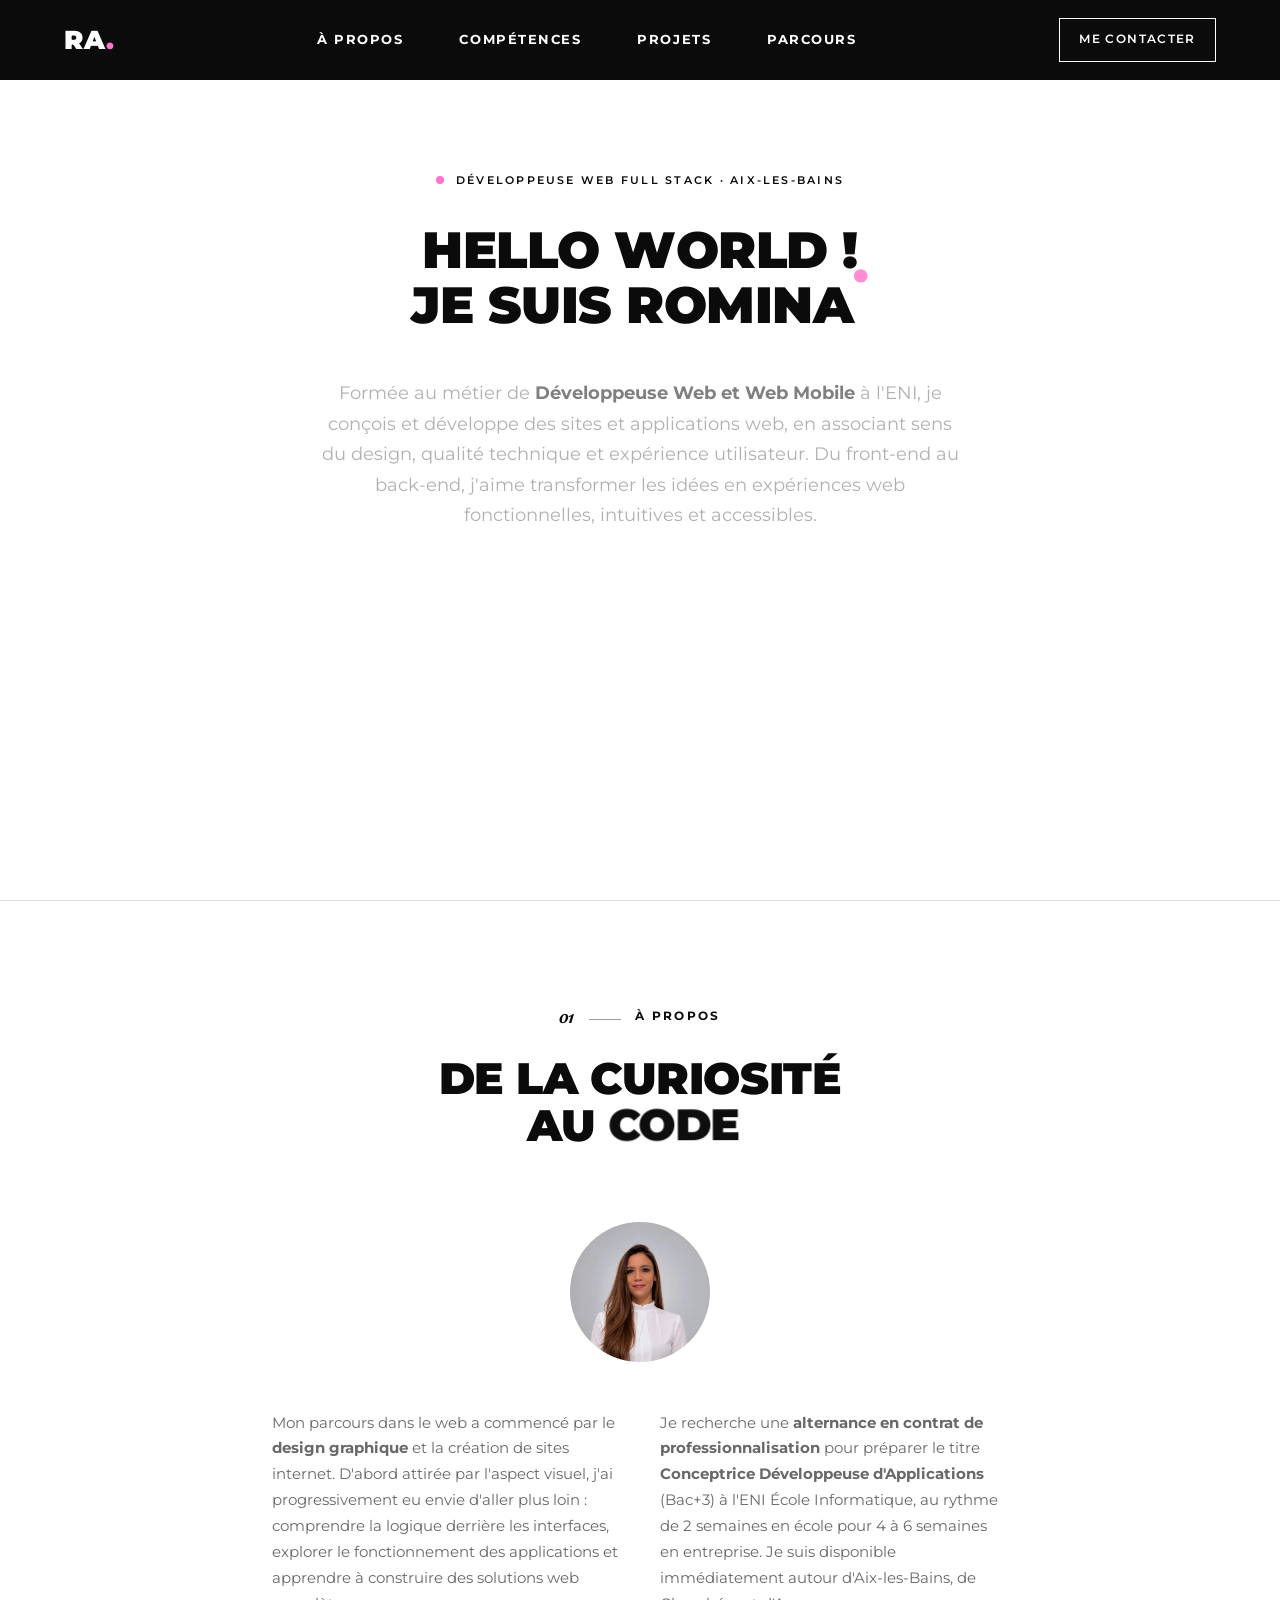
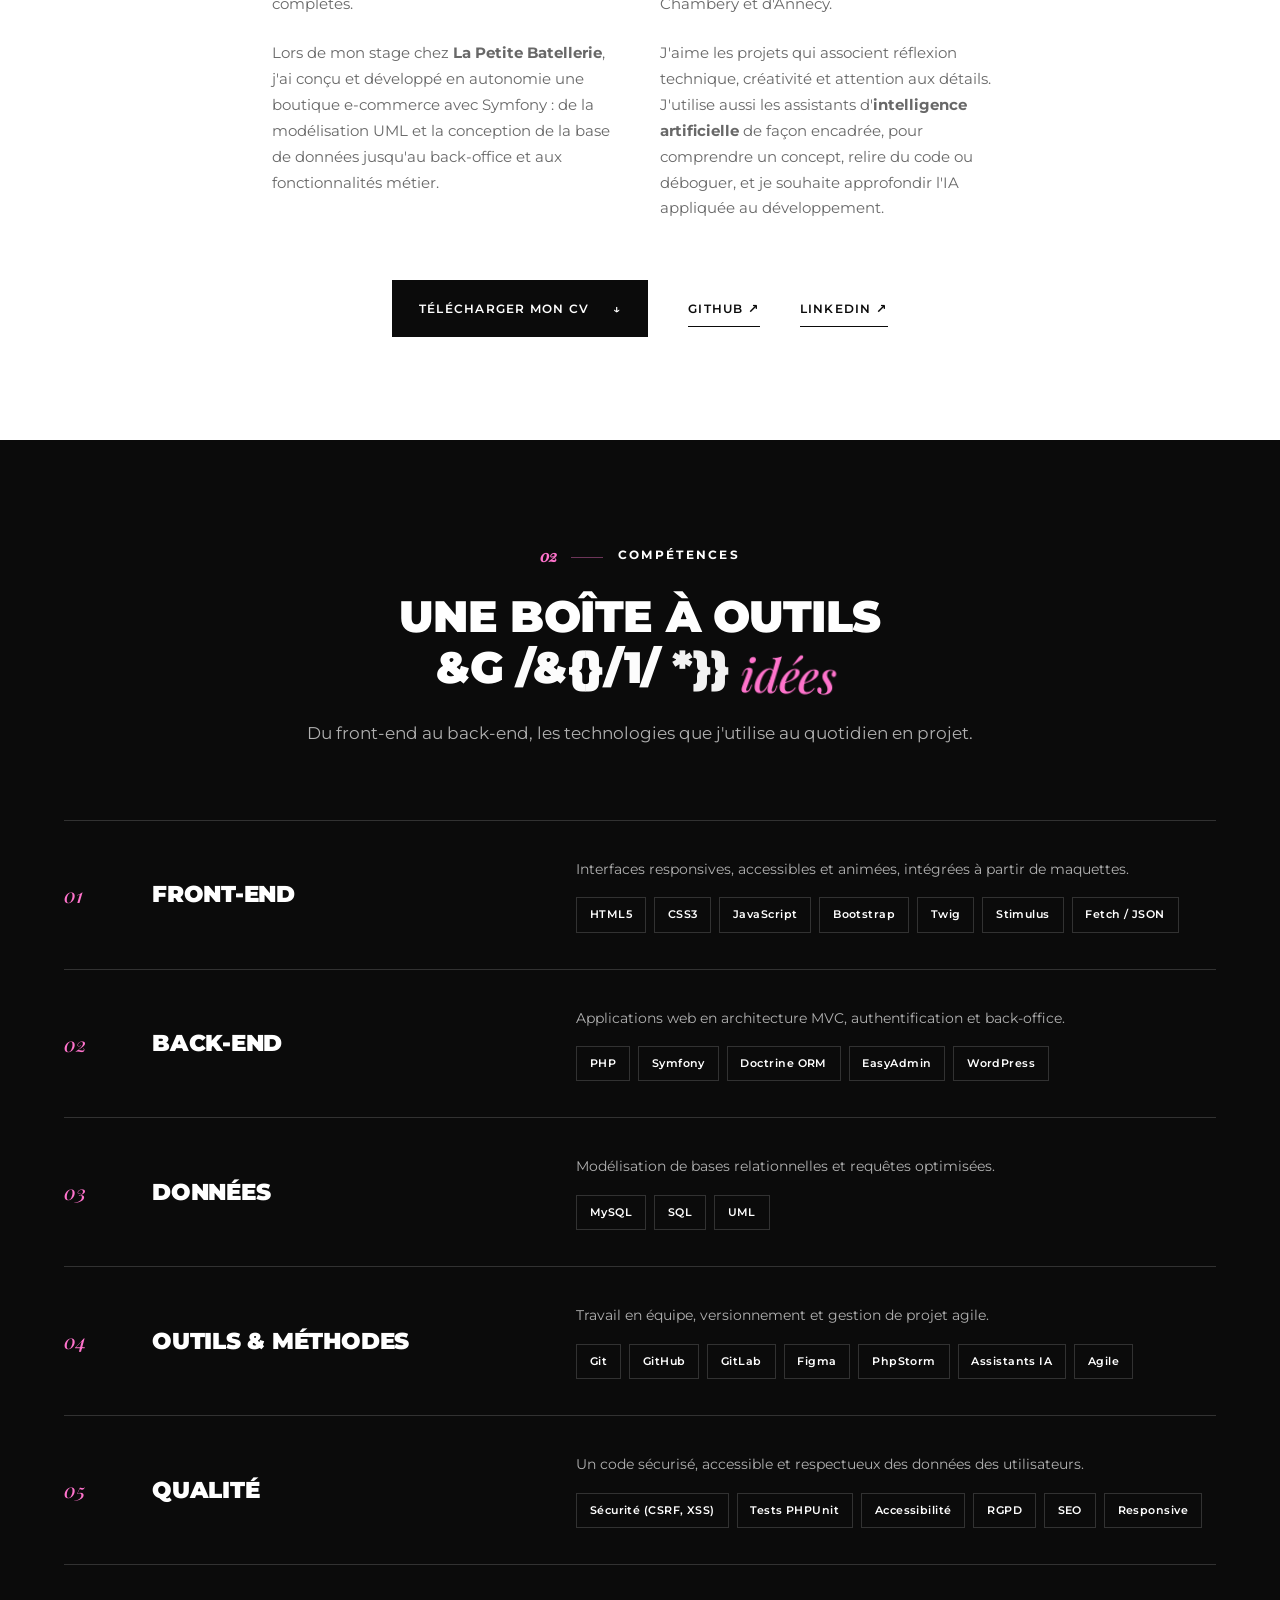
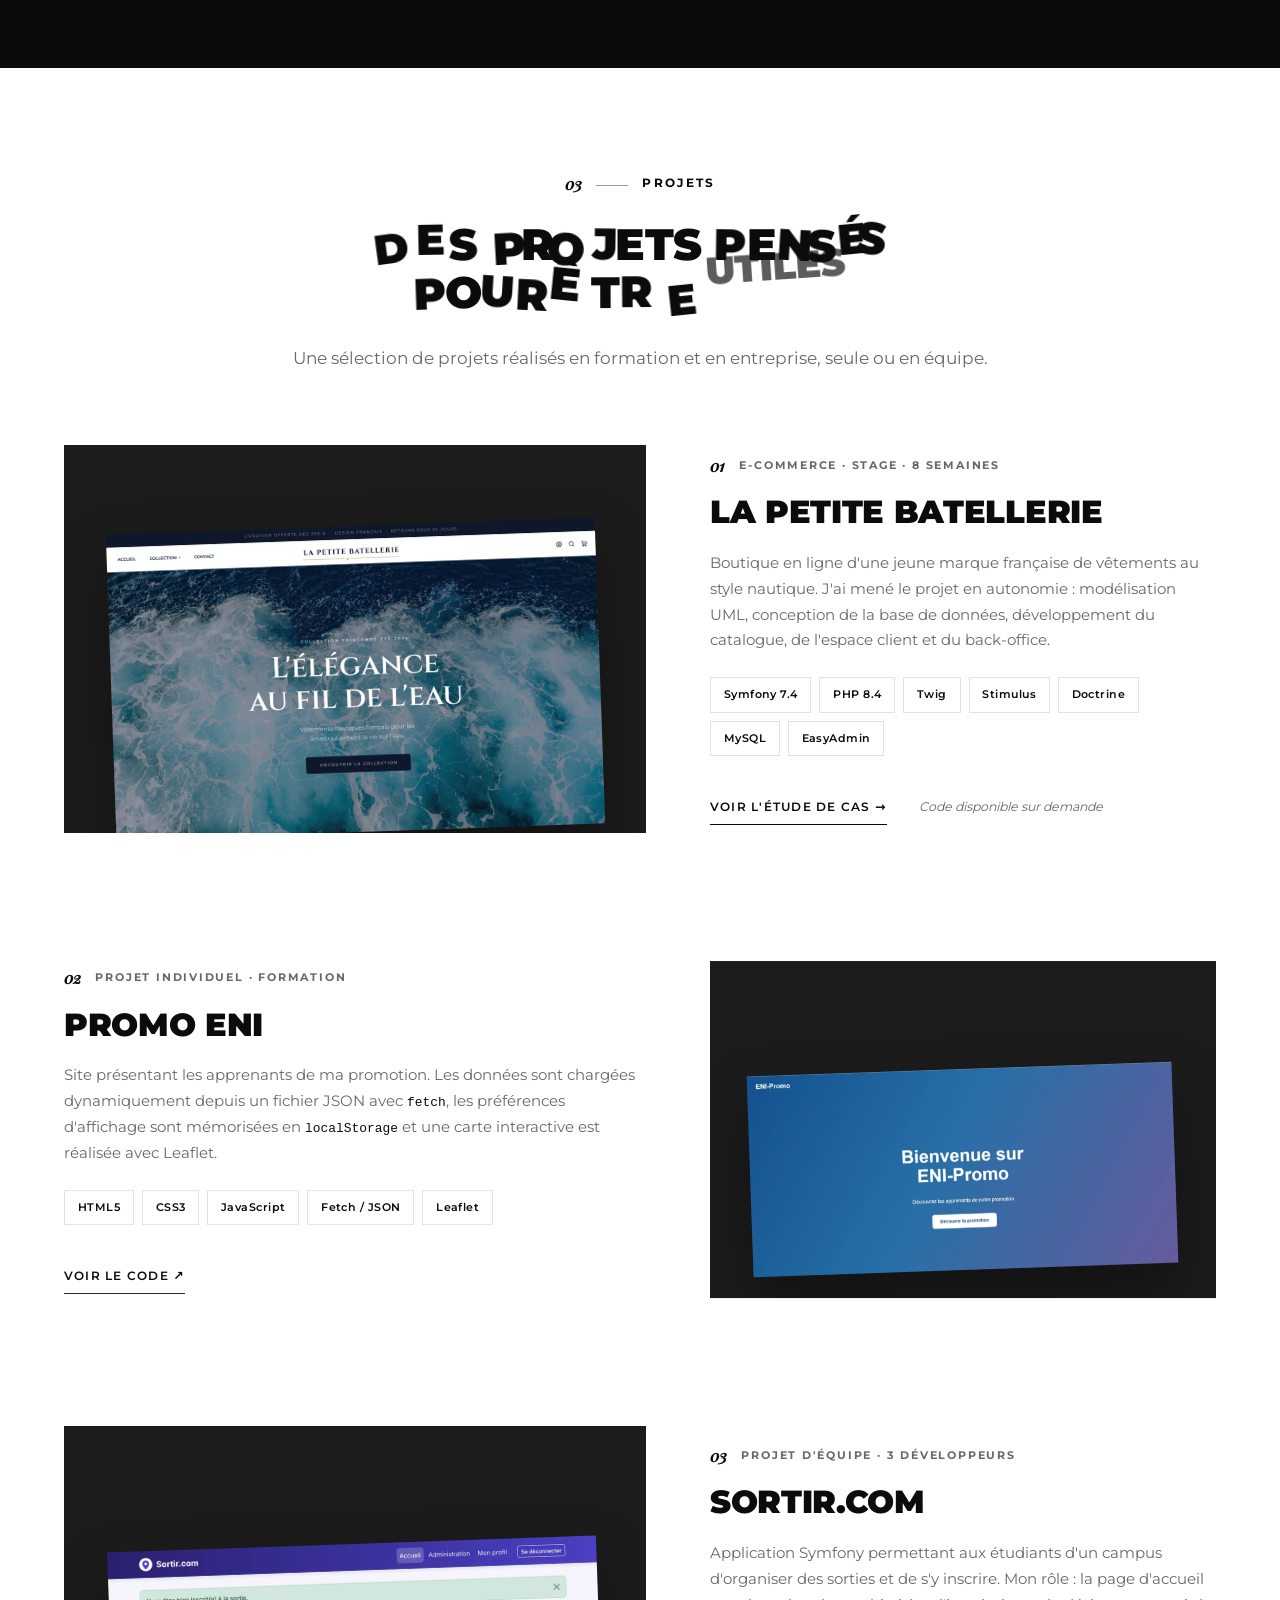
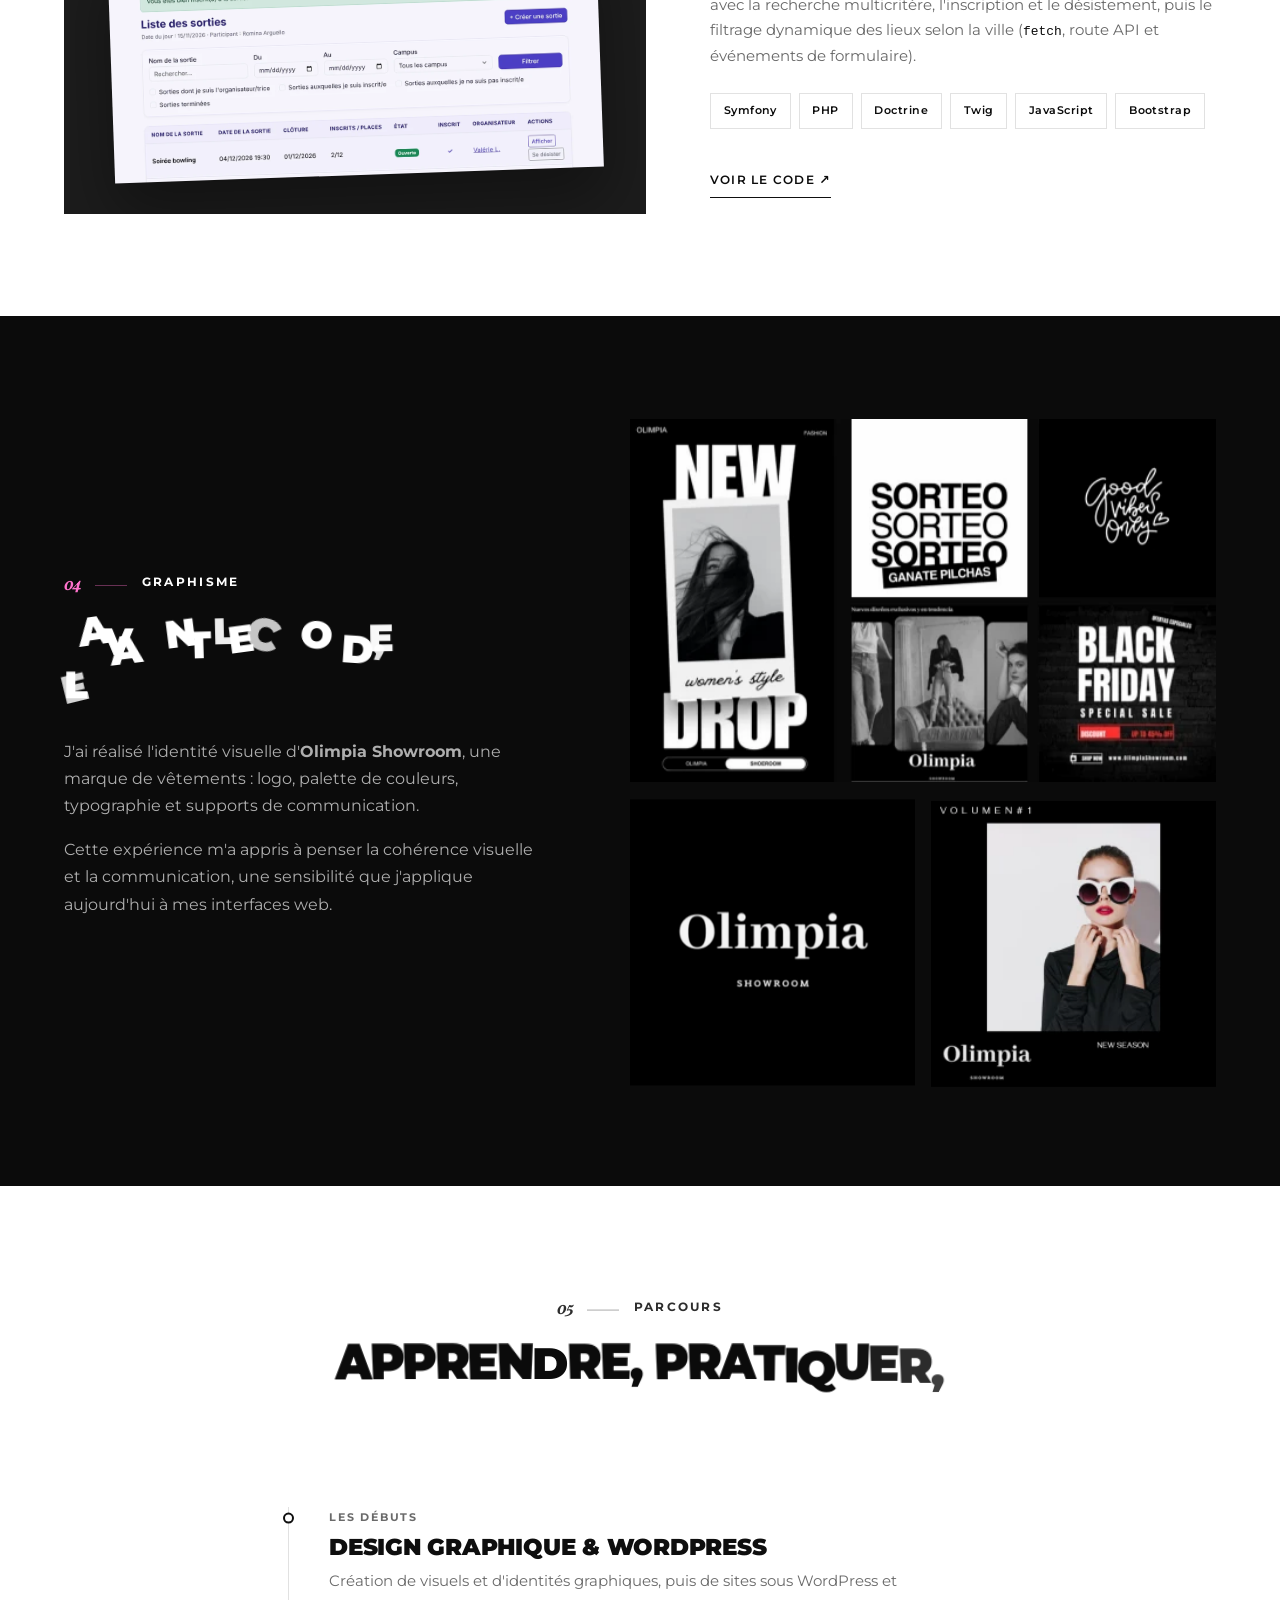
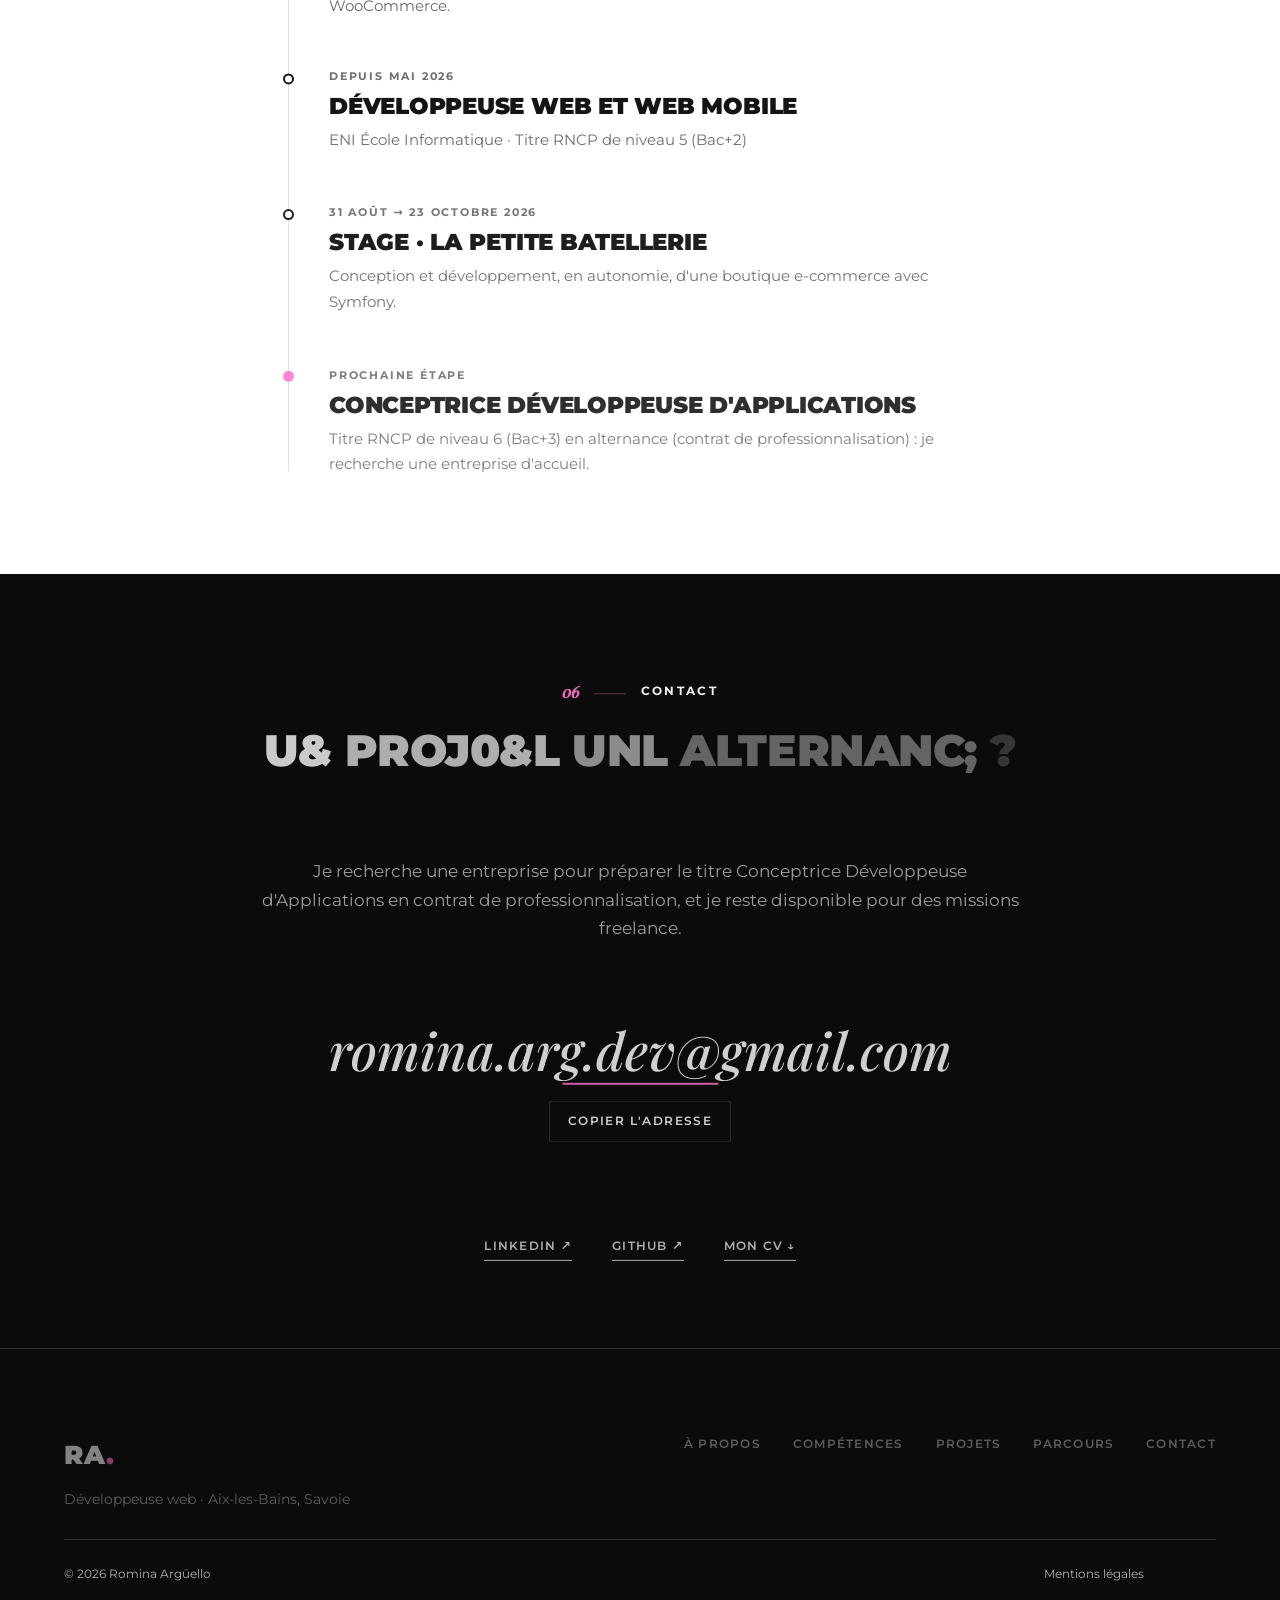
<file: index.html>
<!DOCTYPE html>
<html lang="fr">

<head>
  <meta charset="UTF-8">
  <meta name="viewport" content="width=device-width, initial-scale=1.0">

  <!-- SEO -->
  <title>Romina Argüello — Développeuse Web | PHP · Symfony · JavaScript</title>
  <meta name="description"
    content="Portfolio de Romina Argüello, développeuse web à Aix-les-Bains : applications PHP/Symfony, interfaces responsives et accessibles. Disponible en alternance et en freelance.">
  <link rel="canonical" href="https://romina-arguello.website/">
  <meta name="author" content="Romina Argüello">

  <!-- Open Graph: preview when the link is shared (LinkedIn, Slack...) -->
  <meta property="og:type" content="website">
  <meta property="og:title" content="Romina Argüello — Développeuse Web">
  <meta property="og:description"
    content="Applications PHP/Symfony, interfaces responsives et animées. Découvrez mes projets.">
  <meta property="og:url" content="https://romina-arguello.website/">
  <meta property="og:locale" content="fr_FR">
  <meta property="og:image" content="https://romina-arguello.website/assets/img/og-image.jpg">
  <meta property="og:image:width" content="1200">
  <meta property="og:image:height" content="630">
  <meta property="og:image:alt" content="Romina Argüello, développeuse web">
  <meta name="twitter:card" content="summary_large_image">

  <!-- Favicon -->
  <link rel="icon" href="favicon.ico" sizes="48x48">
  <link rel="icon" href="assets/img/favicon.png" type="image/png" sizes="192x192">
  <link rel="apple-touch-icon" href="assets/img/apple-touch-icon.png">

  <!-- Fonts (self-hosted): the main title font is preloaded to appear sooner -->
  <link rel="preload" href="assets/fonts/montserrat-latin-900-normal.woff2" as="font" type="font/woff2" crossorigin>
  <link rel="stylesheet" href="assets/css/fonts.css">

  <!-- Vendor CSS (self-hosted) -->
  <link rel="stylesheet" href="assets/css/vendor/bootstrap.min.css">

  <!-- Project CSS (order matters: general → specific) -->
  <link rel="stylesheet" href="assets/css/base.css">
  <link rel="stylesheet" href="assets/css/layout.css">
  <link rel="stylesheet" href="assets/css/components.css">
  <link rel="stylesheet" href="assets/css/sections.css">
  <link rel="stylesheet" href="assets/css/animations.css">
</head>

<!-- Bootstrap ScrollSpy: highlights the nav link of the section currently on screen -->
<body data-bs-spy="scroll" data-bs-target="#mainNav" data-bs-root-margin="0px 0px -40%">

  <!-- Accessibility: lets keyboard users skip the menu -->
  <a class="skip-link" href="#main">Aller au contenu</a>

  <!-- ==================== HEADER ==================== -->
  <header class="site-header" id="siteHeader">
    <nav class="site-nav navbar navbar-expand-lg" aria-label="Navigation principale">

      <a class="brand" href="#accueil">RA<span>.</span><span class="visually-hidden"> Romina Argüello, retour à l'accueil</span></a>

      <button class="nav-toggle navbar-toggler collapsed" type="button" data-bs-toggle="collapse"
        data-bs-target="#mainNav" aria-controls="mainNav" aria-expanded="false" aria-label="Ouvrir le menu">
        <span class="nav-toggle__line"></span>
        <span class="nav-toggle__line"></span>
      </button>

      <div class="collapse navbar-collapse" id="mainNav">
        <ul class="navbar-nav mx-auto">
          <li class="nav-item"><a class="nav-link" href="#a-propos">À propos</a></li>
          <li class="nav-item"><a class="nav-link" href="#competences">Compétences</a></li>
          <li class="nav-item"><a class="nav-link" href="#projets">Projets</a></li>
          <li class="nav-item"><a class="nav-link" href="#parcours">Parcours</a></li>
        </ul>
        <a class="btn-nav" href="#contact">Me contacter</a>
      </div>

    </nav>
  </header>

  <main id="main">

    <!-- ==================== HERO ==================== -->
    <section class="hero" id="accueil" aria-labelledby="hero-title">
      <div class="hero__inner">

        <p class="eyebrow"><span class="eyebrow__dot" aria-hidden="true"></span>Développeuse web full stack · Aix-les-Bains</p>

        <h1 class="hero__title" id="hero-title" data-title-anim="fall">
          <span lang="en">Hello world</span>&#8239;! <br>Je suis <em>Romina<span class="title-dot">.</span></em>
        </h1>

        <p class="hero__lead">
          Formée au métier de <strong>Développeuse Web et Web Mobile</strong> à l'ENI, je conçois et
          développe des sites et applications web, en associant sens du design, qualité technique et
          expérience utilisateur. Du front-end au back-end, j'aime transformer les idées en expériences
          web fonctionnelles, intuitives et accessibles.
        </p>

        <div class="hero__actions">
          <a class="btn-main" href="#projets">Voir mes projets <span aria-hidden="true">→</span></a>
          <a class="link-arrow" href="#contact">Me contacter <span aria-hidden="true">↘</span></a>
        </div>

        <ul class="availability" aria-label="Disponibilités">
          <li>Alternance CDA (Bac+3)</li>
          <li>Premier poste</li>
          <li>Missions freelance</li>
        </ul>

      </div>

      <a class="scroll-hint" href="#a-propos" aria-label="Scroll : aller à la section À propos">
        <span>Scroll</span>
        <span class="scroll-hint__line" aria-hidden="true"></span>
      </a>
    </section>

    <!-- ==================== ABOUT ==================== -->
    <section class="section about" id="a-propos" aria-labelledby="about-title">

      <header class="section-head">
        <p class="kicker"><span class="kicker__number">01</span>À propos</p>
        <h2 id="about-title" data-title-anim="wave">De la curiosité <br>au <em>code<span class="title-dot">.</span></em></h2>
      </header>

      <figure class="about__photo">
        <img src="assets/img/romina-arguello.webp?v=2" alt="Portrait de Romina Argüello"
             width="480" height="480" loading="lazy" decoding="async">
      </figure>

      <div class="about__body">
        <div class="about__columns">
          <p>
            Mon parcours dans le web a commencé par le <strong>design graphique</strong> et la création de
            sites internet. D'abord attirée par l'aspect visuel, j'ai progressivement eu envie d'aller plus
            loin : comprendre la logique derrière les interfaces, explorer le fonctionnement des applications
            et apprendre à construire des solutions web complètes.
          </p>
          <p>
            Lors de mon stage chez <strong>La Petite Batellerie</strong>, j'ai conçu et développé en
            autonomie une boutique e-commerce avec Symfony : de la modélisation UML et la conception de
            la base de données jusqu'au back-office et aux fonctionnalités métier.
          </p>
          <p>
            Je recherche une <strong>alternance en contrat de professionnalisation</strong> pour préparer le titre
            <strong>Conceptrice Développeuse d'Applications</strong> (Bac+3) à l'ENI École Informatique,
            au rythme de 2 semaines en école pour 4 à 6 semaines en entreprise. Je suis disponible
            immédiatement autour d'Aix-les-Bains, de Chambéry et d'Annecy.
          </p>
          <p>
            J'aime les projets qui associent réflexion technique, créativité et attention aux détails.
            J'utilise aussi les assistants d'<strong>intelligence artificielle</strong> de façon encadrée,
            pour comprendre un concept, relire du code ou déboguer, et je souhaite approfondir l'IA
            appliquée au développement.
          </p>
        </div>

        <div class="about__actions">
          <a class="btn-main" href="assets/cv/romina-arguello-cv.pdf" download>
            Télécharger mon CV <span aria-hidden="true">↓</span>
          </a>
          <a class="link-arrow" href="https://github.com/Romina-Arguello" target="_blank" rel="noopener">
            GitHub <span aria-hidden="true">↗</span>
          </a>
          <a class="link-arrow" href="https://www.linkedin.com/in/romina-arguello/" target="_blank" rel="noopener">
            LinkedIn <span aria-hidden="true">↗</span>
          </a>
        </div>
      </div>

    </section>

    <!-- ==================== SKILLS ==================== -->
    <section class="section section--dark" id="competences" aria-labelledby="skills-title">

      <header class="section-head">
        <p class="kicker"><span class="kicker__number">02</span>Compétences</p>
        <h2 id="skills-title" data-title-anim="scramble">Une boîte à outils <br>au service des <em>idées<span class="title-dot">.</span></em></h2>
        <p class="section-head__intro">
          Du front-end au back-end, les technologies que j'utilise au quotidien en projet.
        </p>
      </header>

      <ol class="skills-list">
        <li class="skill">
          <span class="skill__number" aria-hidden="true">01</span>
          <h3 class="skill__title">Front-end</h3>
          <div class="skill__content">
            <p class="skill__text">Interfaces responsives, accessibles et animées, intégrées à partir de maquettes.</p>
            <ul class="tag-list" aria-label="Technologies front-end">
              <li class="tag">HTML5</li>
              <li class="tag">CSS3</li>
              <li class="tag">JavaScript</li>
              <li class="tag">Bootstrap</li>
              <li class="tag">Twig</li>
              <li class="tag">Stimulus</li>
              <li class="tag">Fetch / JSON</li>
            </ul>
          </div>
        </li>

        <li class="skill">
          <span class="skill__number" aria-hidden="true">02</span>
          <h3 class="skill__title">Back-end</h3>
          <div class="skill__content">
            <p class="skill__text">Applications web en architecture MVC, authentification et back-office.</p>
            <ul class="tag-list" aria-label="Technologies back-end">
              <li class="tag">PHP</li>
              <li class="tag">Symfony</li>
              <li class="tag">Doctrine ORM</li>
              <li class="tag">EasyAdmin</li>
              <li class="tag">WordPress</li>
            </ul>
          </div>
        </li>

        <li class="skill">
          <span class="skill__number" aria-hidden="true">03</span>
          <h3 class="skill__title">Données</h3>
          <div class="skill__content">
            <p class="skill__text">Modélisation de bases relationnelles et requêtes optimisées.</p>
            <ul class="tag-list" aria-label="Technologies de données">
              <li class="tag">MySQL</li>
              <li class="tag">SQL</li>
              <li class="tag">UML</li>
            </ul>
          </div>
        </li>

        <li class="skill">
          <span class="skill__number" aria-hidden="true">04</span>
          <h3 class="skill__title">Outils &amp; méthodes</h3>
          <div class="skill__content">
            <p class="skill__text">Travail en équipe, versionnement et gestion de projet agile.</p>
            <ul class="tag-list" aria-label="Outils et méthodes">
              <li class="tag">Git</li>
              <li class="tag">GitHub</li>
              <li class="tag">GitLab</li>
              <li class="tag">Figma</li>
              <li class="tag">PhpStorm</li>
              <li class="tag">Assistants IA</li>
              <li class="tag">Agile</li>
            </ul>
          </div>
        </li>

        <li class="skill">
          <span class="skill__number" aria-hidden="true">05</span>
          <h3 class="skill__title">Qualité</h3>
          <div class="skill__content">
            <p class="skill__text">Un code sécurisé, accessible et respectueux des données des utilisateurs.</p>
            <ul class="tag-list" aria-label="Bonnes pratiques">
              <li class="tag">Sécurité (CSRF, XSS)</li>
              <li class="tag">Tests PHPUnit</li>
              <li class="tag">Accessibilité</li>
              <li class="tag">RGPD</li>
              <li class="tag">SEO</li>
              <li class="tag">Responsive</li>
            </ul>
          </div>
        </li>
      </ol>

    </section>

    <!-- ==================== PROJECTS ==================== -->
    <section class="section projects" id="projets" aria-labelledby="projects-title">

      <header class="section-head">
        <p class="kicker"><span class="kicker__number">03</span>Projets</p>
        <h2 id="projects-title" data-title-anim="scatter">Des projets pensés <br>pour être <em>utiles<span class="title-dot">.</span></em></h2>
        <p class="section-head__intro">
          Une sélection de projets réalisés en formation et en entreprise, seule ou en équipe.
        </p>
      </header>

      <!-- Project 1 -->
      <article class="project">
        <div class="project__visual">
          <img class="project__shot" src="assets/img/projects/la-petite-batellerie.webp"
            alt="Page d'accueil de la boutique La Petite Batellerie" width="1200" height="750" loading="lazy">
        </div>

        <div class="project__body">
          <p class="project__meta"><span>01</span>E-commerce · Stage · 8 semaines</p>
          <h3 class="project__title">La Petite Batellerie</h3>
          <p class="project__text">
            Boutique en ligne d'une jeune marque française de vêtements au style nautique.
            J'ai mené le projet en autonomie : modélisation UML, conception de la base de données,
            développement du catalogue, de l'espace client et du back-office.
          </p>
          <ul class="tag-list" aria-label="Technologies utilisées">
            <li class="tag">Symfony 7.4</li>
            <li class="tag">PHP 8.4</li>
            <li class="tag">Twig</li>
            <li class="tag">Stimulus</li>
            <li class="tag">Doctrine</li>
            <li class="tag">MySQL</li>
            <li class="tag">EasyAdmin</li>
          </ul>
          <div class="project__links">
            <a class="link-arrow" href="projets/la-petite-batellerie.html">Voir l'étude de cas <span aria-hidden="true">→</span></a>
            <span class="project__note">Code disponible sur demande</span>
          </div>
        </div>
      </article>

      <!-- Project 2 (reversed: visual on the right) -->
      <article class="project project--reverse">
        <div class="project__visual">
          <img class="project__shot" src="assets/img/projects/promo-eni.webp"
            alt="Page d'accueil du site ENI-Promo" width="1200" height="568" loading="lazy">
        </div>

        <div class="project__body">
          <p class="project__meta"><span>02</span>Projet individuel · Formation</p>
          <h3 class="project__title">Promo ENI</h3>
          <p class="project__text">
            Site présentant les apprenants de ma promotion. Les données sont chargées dynamiquement
            depuis un fichier JSON avec <code>fetch</code>, les préférences d'affichage sont mémorisées
            en <code>localStorage</code> et une carte interactive est réalisée avec Leaflet.
          </p>
          <ul class="tag-list" aria-label="Technologies utilisées">
            <li class="tag">HTML5</li>
            <li class="tag">CSS3</li>
            <li class="tag">JavaScript</li>
            <li class="tag">Fetch / JSON</li>
            <li class="tag">Leaflet</li>
          </ul>
          <div class="project__links">
            <a class="link-arrow" href="https://github.com/Romina-Arguello/eni-promo" target="_blank" rel="noopener">
              Voir le code <span aria-hidden="true">↗</span>
            </a>
          </div>
        </div>
      </article>

      <!-- Project 3 -->
      <article class="project">
        <div class="project__visual">
          <img class="project__shot" src="assets/img/projects/sortir-com.webp"
            alt="Page « Liste des sorties » de Sortir.com avec les filtres de recherche et le tableau des sorties" width="1200" height="568" loading="lazy">
        </div>

        <div class="project__body">
          <p class="project__meta"><span>03</span>Projet d'équipe · 3 développeurs</p>
          <h3 class="project__title">Sortir.com</h3>
          <p class="project__text">
            Application Symfony permettant aux étudiants d'un campus d'organiser des sorties et de s'y
            inscrire. Mon rôle : la page d'accueil avec la recherche multicritère, l'inscription et le
            désistement, puis le filtrage dynamique des lieux selon la ville (<code>fetch</code>, route API
            et événements de formulaire).
          </p>
          <ul class="tag-list" aria-label="Technologies utilisées">
            <li class="tag">Symfony</li>
            <li class="tag">PHP</li>
            <li class="tag">Doctrine</li>
            <li class="tag">Twig</li>
            <li class="tag">JavaScript</li>
            <li class="tag">Bootstrap</li>
          </ul>
          <div class="project__links">
            <a class="link-arrow" href="https://github.com/Romina-Arguello/sortir-com" target="_blank" rel="noopener">
              Voir le code <span aria-hidden="true">↗</span>
            </a>
          </div>
        </div>
      </article>

    </section>

    <!-- ==================== GRAPHIC DESIGN ==================== -->
    <section class="section section--dark design" id="graphisme" aria-labelledby="design-title">
      <div class="design__grid">

        <div class="design__text">
          <p class="kicker"><span class="kicker__number">04</span>Graphisme</p>
          <h2 id="design-title" data-title-anim="scatter">Avant le code, <br>le <em>design<span class="title-dot">.</span></em></h2>
          <p>
            J'ai réalisé l'identité visuelle d'<strong>Olimpia Showroom</strong>, une marque de vêtements :
            logo, palette de couleurs, typographie et supports de communication.
          </p>
          <p>
            Cette expérience m'a appris à penser la cohérence visuelle et la communication, une
            sensibilité que j'applique aujourd'hui à mes interfaces web.
          </p>
        </div>

        <div class="design__gallery">
          <figure class="design__item design__item--wide">
            <img src="assets/img/graphisme/olimpia-supports.webp"
              alt="Supports de communication Olimpia : affiches New Drop, Black Friday et jeu concours"
              width="500" height="310" loading="lazy">
          </figure>
          <figure class="design__item">
            <img src="assets/img/graphisme/olimpia-logo.webp" alt="Logo Olimpia Showroom"
              width="300" height="300" loading="lazy">
          </figure>
          <figure class="design__item">
            <img src="assets/img/graphisme/olimpia-campagne.webp" alt="Visuel de campagne Olimpia, Volumen #1"
              width="250" height="250" loading="lazy">
          </figure>
        </div>

      </div>
    </section>

    <!-- ==================== JOURNEY ==================== -->
    <section class="section journey" id="parcours" aria-labelledby="journey-title">

      <header class="section-head">
        <p class="kicker"><span class="kicker__number">05</span>Parcours</p>
        <h2 id="journey-title" data-title-anim="wave">Apprendre, pratiquer, <br><em>évoluer<span class="title-dot">.</span></em></h2>
      </header>

      <ol class="timeline">
        <li class="timeline__item">
          <p class="timeline__date">Les débuts</p>
          <h3 class="timeline__title">Design graphique &amp; WordPress</h3>
          <p>Création de visuels et d'identités graphiques, puis de sites sous WordPress et WooCommerce.</p>
        </li>
        <li class="timeline__item">
          <p class="timeline__date">Depuis <time datetime="2026-05">mai 2026</time></p>
          <h3 class="timeline__title">Développeuse Web et Web Mobile</h3>
          <p>ENI École Informatique · Titre RNCP de niveau 5 (Bac+2)</p>
        </li>
        <li class="timeline__item">
          <p class="timeline__date"><time datetime="2026-08-31">31 août</time> → <time datetime="2026-10-23">23 octobre 2026</time></p>
          <h3 class="timeline__title">Stage · La Petite Batellerie</h3>
          <p>Conception et développement, en autonomie, d'une boutique e-commerce avec Symfony.</p>
        </li>
        <li class="timeline__item timeline__item--next">
          <p class="timeline__date">Prochaine étape</p>
          <h3 class="timeline__title">Conceptrice Développeuse d'Applications</h3>
          <p>Titre RNCP de niveau 6 (Bac+3) en alternance (contrat de professionnalisation) : je recherche une entreprise d'accueil.</p>
        </li>
      </ol>

    </section>

    <!-- ==================== CONTACT ==================== -->
    <section class="section section--dark contact" id="contact" aria-labelledby="contact-title">

      <header class="section-head">
        <p class="kicker"><span class="kicker__number">06</span>Contact</p>
        <h2 id="contact-title" data-title-anim="scramble">Un projet, une alternance ? <br><em>Parlons-en<span class="title-dot">.</span></em></h2>
        <p class="section-head__intro">
          Je recherche une entreprise pour préparer le titre Conceptrice Développeuse d'Applications
          en contrat de professionnalisation, et je reste disponible pour des missions freelance.
        </p>
      </header>

      <div class="contact__mail">
        <a class="contact__email" href="mailto:romina.arg.dev@gmail.com">romina.arg.dev@gmail.com</a>
        <button class="contact__copy" type="button" data-copy="romina.arg.dev@gmail.com">
          Copier l'adresse
        </button>
        <!-- Message read by screen readers when the address is copied -->
        <p class="contact__status" role="status" aria-live="polite"></p>
      </div>

      <ul class="contact__links">
        <li><a class="link-arrow" href="https://www.linkedin.com/in/romina-arguello/" target="_blank" rel="noopener">LinkedIn <span aria-hidden="true">↗</span></a></li>
        <li><a class="link-arrow" href="https://github.com/Romina-Arguello" target="_blank" rel="noopener">GitHub <span aria-hidden="true">↗</span></a></li>
        <li><a class="link-arrow" href="assets/cv/romina-arguello-cv.pdf" download>Mon CV <span aria-hidden="true">↓</span></a></li>
      </ul>

    </section>

  </main>

  <!-- ==================== FOOTER ==================== -->
  <footer class="site-footer">
    <div class="site-footer__top">
      <div>
        <a class="brand" href="#accueil">RA<span>.</span></a>
        <p class="site-footer__tagline">Développeuse web · Aix-les-Bains, Savoie</p>
      </div>

      <nav aria-label="Navigation du pied de page">
        <ul class="site-footer__links">
          <li><a href="#a-propos">À propos</a></li>
          <li><a href="#competences">Compétences</a></li>
          <li><a href="#projets">Projets</a></li>
          <li><a href="#parcours">Parcours</a></li>
          <li><a href="#contact">Contact</a></li>
        </ul>
      </nav>
    </div>

    <div class="site-footer__bottom">
      <p>© <span data-current-year>2026</span> Romina Argüello</p>
      <a href="mentions-legales.html">Mentions légales</a>
    </div>
  </footer>

  <!-- Back to top button (shown by main.js after some scrolling) -->
  <button class="scroll-top" type="button" aria-label="Revenir en haut de la page">
    <span aria-hidden="true">↑</span>
  </button>

  <!-- Vendor JS -->
  <script src="assets/js/vendor/bootstrap.bundle.min.js"></script>

  <!-- Project JS -->
  <script src="assets/js/nav.js" defer></script>
  <script src="assets/js/main.js" defer></script>

  <!-- Animations (self-hosted libraries: no request to a third-party server) -->
  <script src="assets/js/vendor/gsap.min.js" defer></script>
  <script src="assets/js/vendor/ScrollTrigger.min.js" defer></script>
  <script src="assets/js/vendor/SplitText.min.js" defer></script>
  <script src="assets/js/vendor/ScrambleTextPlugin.min.js" defer></script>
  <script src="assets/js/vendor/lenis.min.js" defer></script>
  <script src="assets/js/animations.js" defer></script>
</body>

</html>
</file>
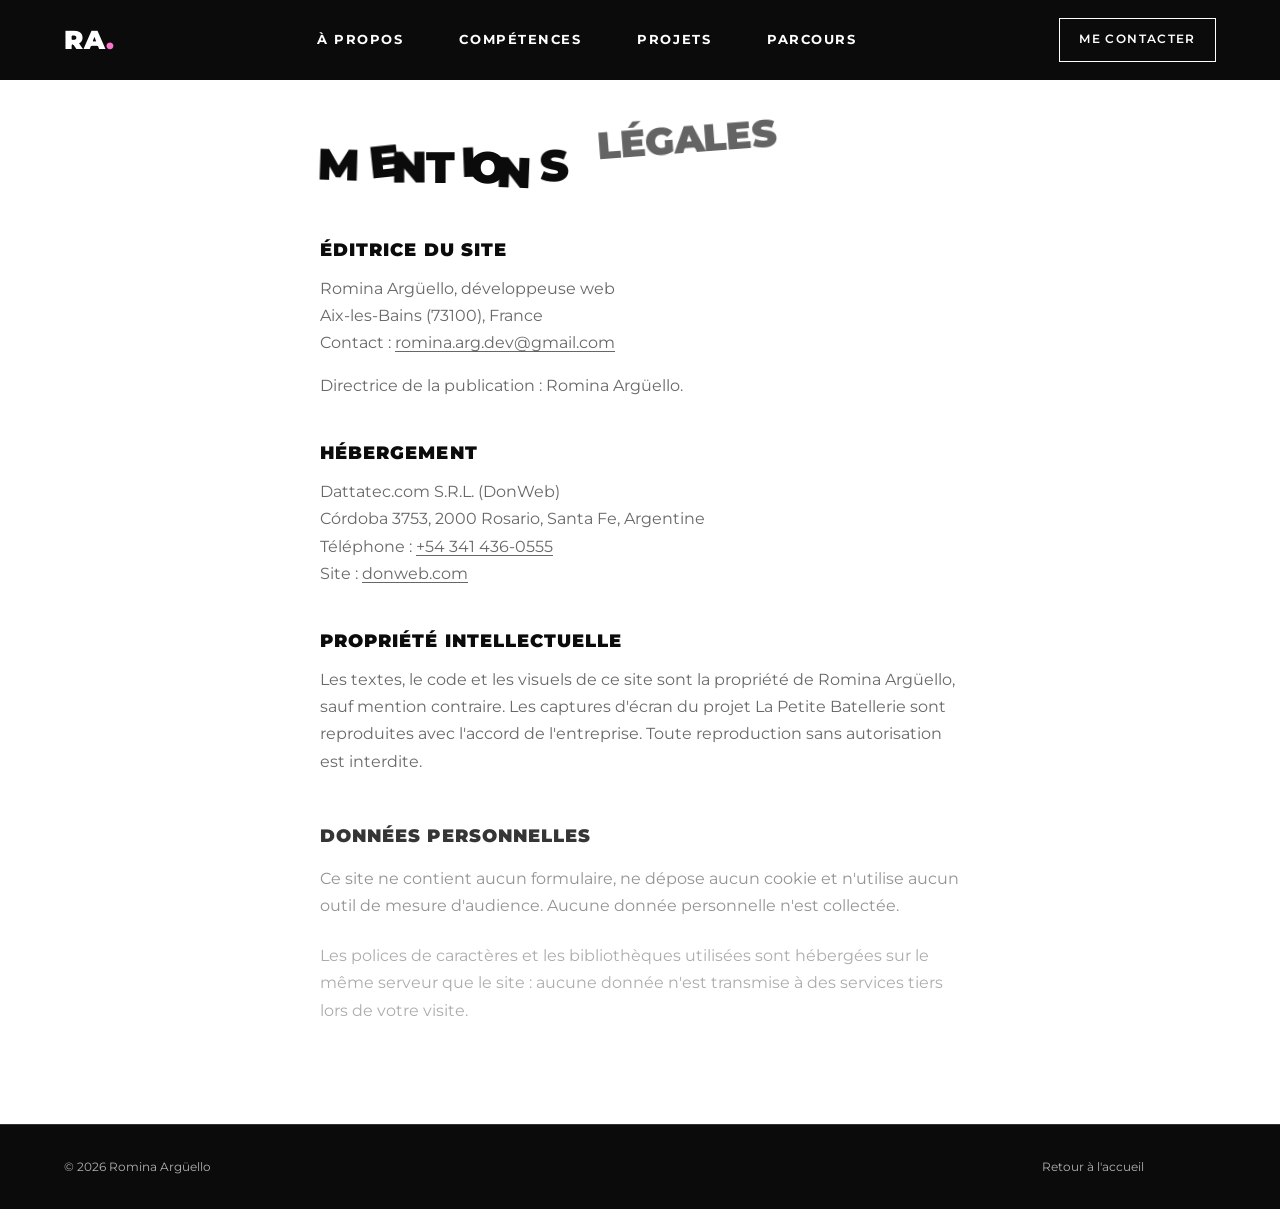
<file: mentions-legales.html>
<!DOCTYPE html>
<html lang="fr">

<head>
  <meta charset="UTF-8">
  <meta name="viewport" content="width=device-width, initial-scale=1.0">
  <title>Mentions légales — Romina Argüello</title>
  <meta name="description" content="Mentions légales et politique de confidentialité du portfolio de Romina Argüello.">
  <meta name="robots" content="noindex">

  <link rel="icon" href="favicon.ico" sizes="48x48">
  <link rel="icon" href="assets/img/favicon.png" type="image/png" sizes="192x192">
  <link rel="apple-touch-icon" href="assets/img/apple-touch-icon.png">

  <!-- Fonts (self-hosted): the main title font is preloaded to appear sooner -->
  <link rel="preload" href="assets/fonts/montserrat-latin-900-normal.woff2" as="font" type="font/woff2" crossorigin>
  <link rel="stylesheet" href="assets/css/fonts.css">

  <!-- Vendor CSS (self-hosted) -->
  <link rel="stylesheet" href="assets/css/vendor/bootstrap.min.css">

  <link rel="stylesheet" href="assets/css/base.css">
  <link rel="stylesheet" href="assets/css/layout.css">
  <link rel="stylesheet" href="assets/css/components.css">
  <link rel="stylesheet" href="assets/css/animations.css">
</head>

<body>

  <a class="skip-link" href="#main">Aller au contenu</a>

  <header class="site-header" id="siteHeader">
    <nav class="site-nav navbar navbar-expand-lg" aria-label="Navigation principale">

      <a class="brand" href="index.html">RA<span>.</span><span class="visually-hidden"> Romina Argüello, retour à l'accueil</span></a>

      <button class="nav-toggle navbar-toggler collapsed" type="button" data-bs-toggle="collapse"
        data-bs-target="#mainNav" aria-controls="mainNav" aria-expanded="false" aria-label="Ouvrir le menu">
        <span class="nav-toggle__line"></span>
        <span class="nav-toggle__line"></span>
      </button>

      <div class="collapse navbar-collapse" id="mainNav">
        <ul class="navbar-nav mx-auto">
          <li class="nav-item"><a class="nav-link" href="index.html#a-propos">À propos</a></li>
          <li class="nav-item"><a class="nav-link" href="index.html#competences">Compétences</a></li>
          <li class="nav-item"><a class="nav-link" href="index.html#projets">Projets</a></li>
          <li class="nav-item"><a class="nav-link" href="index.html#parcours">Parcours</a></li>
        </ul>
        <a class="btn-nav" href="index.html#contact">Me contacter</a>
      </div>

    </nav>
  </header>

  <main id="main" class="legal">

    <h1>Mentions <em>légales<span class="title-dot">.</span></em></h1>

    <h2>Éditrice du site</h2>
    <p>
      Romina Argüello, développeuse web<br>
      Aix-les-Bains (73100), France<br>
      Contact : <a href="mailto:romina.arg.dev@gmail.com">romina.arg.dev@gmail.com</a>
    </p>
    <p>Directrice de la publication : Romina Argüello.</p>

    <h2>Hébergement</h2>
    <p>
      Dattatec.com S.R.L. (DonWeb)<br>
      Córdoba 3753, 2000 Rosario, Santa Fe, Argentine<br>
      Téléphone : <a href="tel:+543414360555">+54 341 436-0555</a><br>
      Site : <a href="https://donweb.com" target="_blank" rel="noopener">donweb.com</a>
    </p>

    <h2>Propriété intellectuelle</h2>
    <p>
      Les textes, le code et les visuels de ce site sont la propriété de Romina Argüello, sauf mention
      contraire. Les captures d'écran du projet La Petite Batellerie sont reproduites avec l'accord de
      l'entreprise. Toute reproduction sans autorisation est interdite.
    </p>

    <h2>Données personnelles</h2>
    <p>
      Ce site ne contient aucun formulaire, ne dépose aucun cookie et n'utilise aucun outil de mesure
      d'audience. Aucune donnée personnelle n'est collectée.
    </p>
    <p>
      Les polices de caractères et les bibliothèques utilisées sont hébergées sur le même serveur que
      le site : aucune donnée n'est transmise à des services tiers lors de votre visite.
    </p>

  </main>

  <footer class="site-footer">
    <div class="site-footer__bottom">
      <p>© <span data-current-year>2026</span> Romina Argüello</p>
      <a href="index.html">Retour à l'accueil</a>
    </div>
  </footer>

  <script src="assets/js/vendor/bootstrap.bundle.min.js"></script>
  <script src="assets/js/nav.js" defer></script>
  <script src="assets/js/main.js" defer></script>

  <!-- Animations (self-hosted libraries: no request to a third-party server) -->
  <script src="assets/js/vendor/gsap.min.js" defer></script>
  <script src="assets/js/vendor/ScrollTrigger.min.js" defer></script>
  <script src="assets/js/vendor/SplitText.min.js" defer></script>
  <script src="assets/js/vendor/lenis.min.js" defer></script>
  <script src="assets/js/animations.js" defer></script>
</body>

</html>
</file>
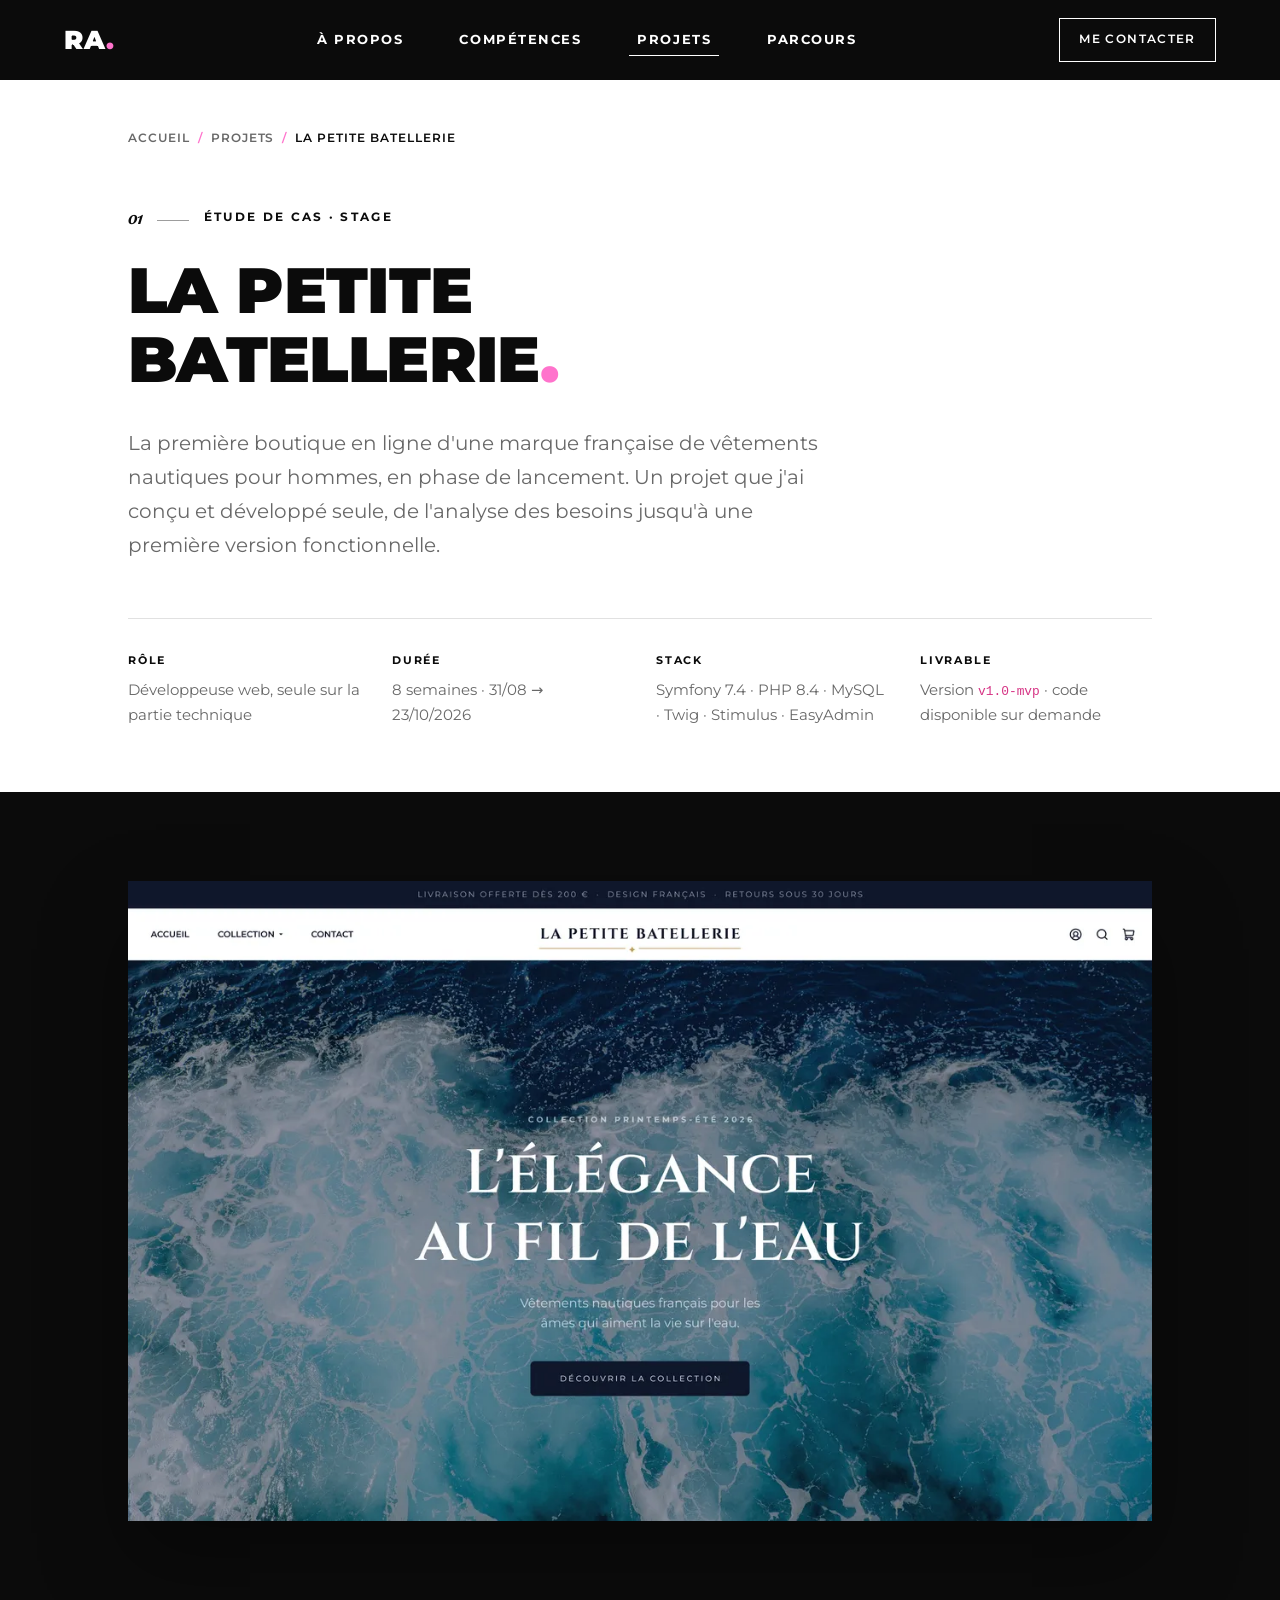
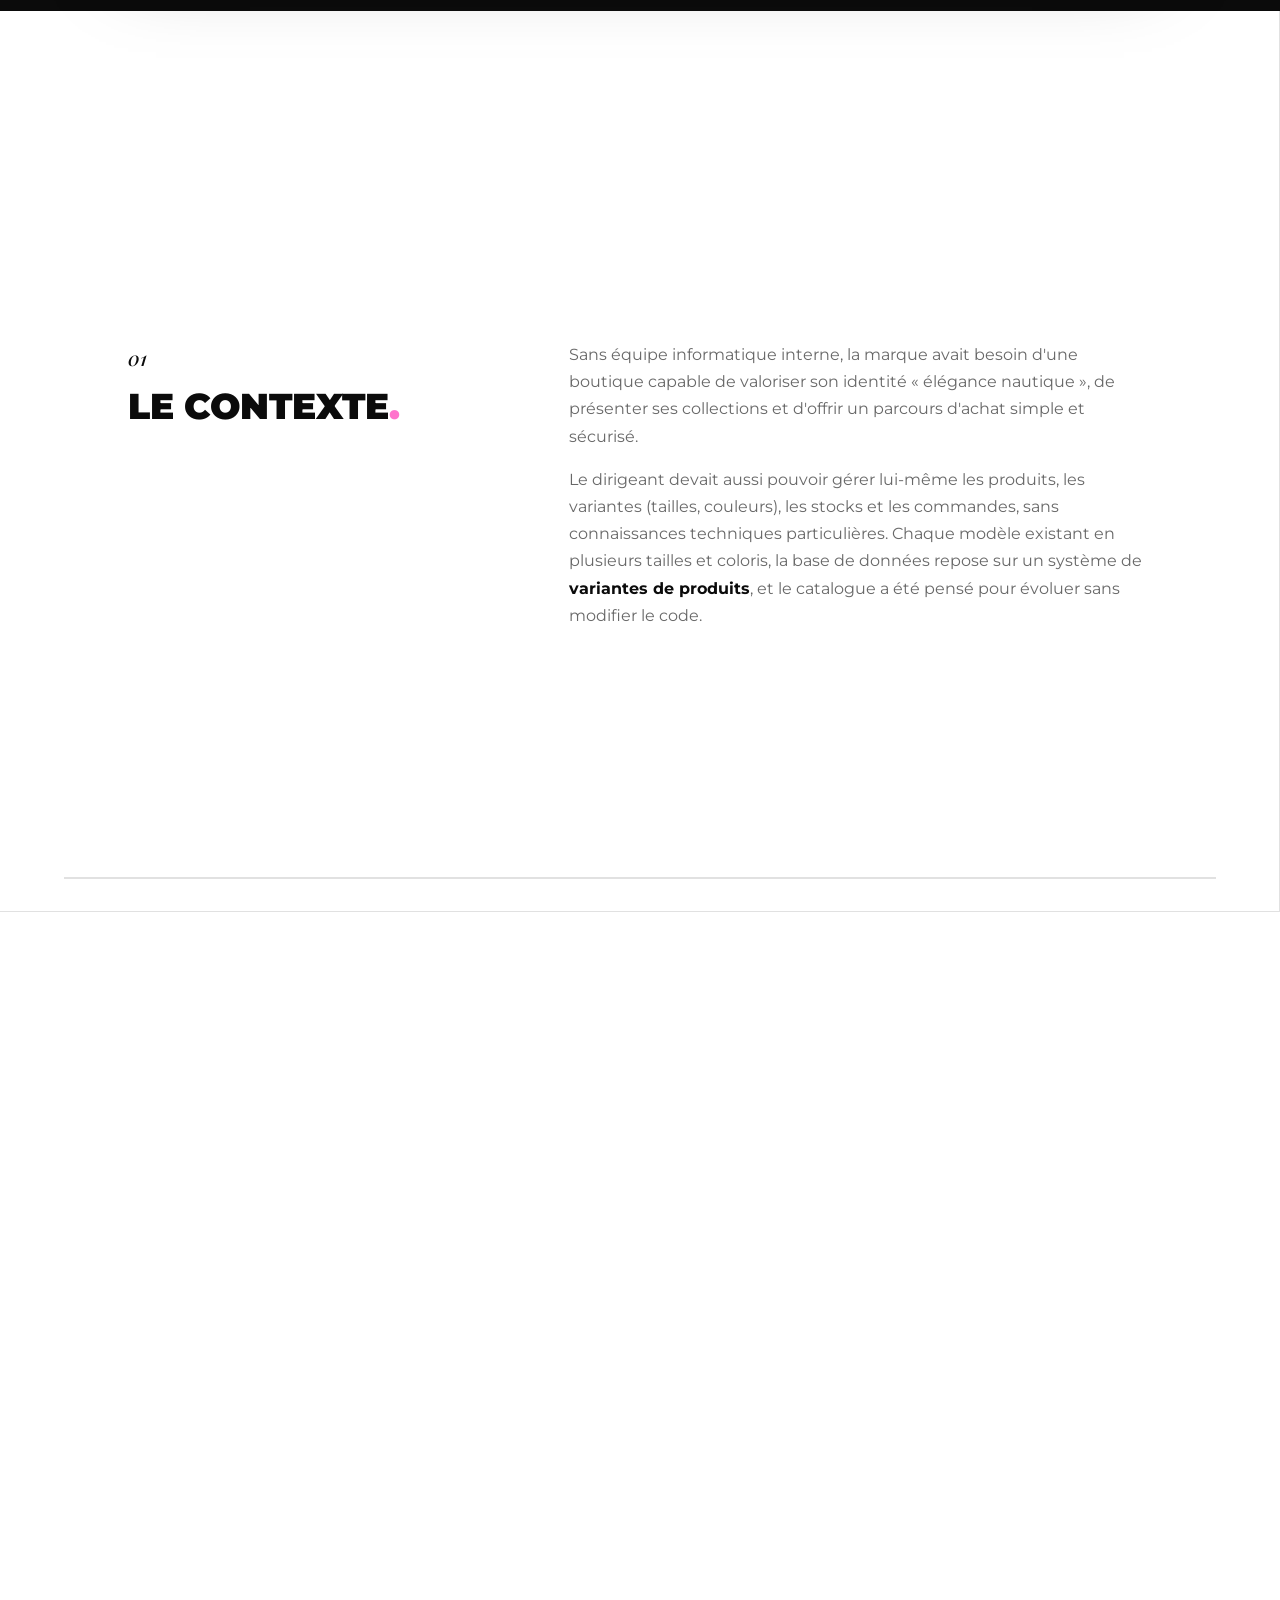
<file: projets/la-petite-batellerie.html>
<!DOCTYPE html>
<html lang="fr">

<head>
  <meta charset="UTF-8">
  <meta name="viewport" content="width=device-width, initial-scale=1.0">

  <!-- SEO -->
  <title>La Petite Batellerie — Étude de cas | Romina Argüello, Développeuse Web</title>
  <meta name="description"
    content="Étude de cas : conception et développement en autonomie de la boutique e-commerce Symfony 7.4 de La Petite Batellerie, marque française de vêtements nautiques.">
  <link rel="canonical" href="https://romina-arguello.website/projets/la-petite-batellerie.html">
  <meta name="author" content="Romina Argüello">

  <!-- Open Graph -->
  <meta property="og:type" content="article">
  <meta property="og:title" content="La Petite Batellerie — Étude de cas">
  <meta property="og:description" content="Une boutique e-commerce Symfony conçue et développée en 8 semaines, en autonomie.">
  <meta property="og:url" content="https://romina-arguello.website/projets/la-petite-batellerie.html">
  <meta property="og:locale" content="fr_FR">
  <meta property="og:image" content="https://romina-arguello.website/assets/img/og-image.jpg">
  <meta property="og:image:width" content="1200">
  <meta property="og:image:height" content="630">
  <meta property="og:image:alt" content="Romina Argüello, développeuse web">
  <meta name="twitter:card" content="summary_large_image">

  <!-- Structured data: lets Google display the breadcrumb in search results -->
  <script type="application/ld+json">
  {
    "@context": "https://schema.org",
    "@type": "BreadcrumbList",
    "itemListElement": [
      { "@type": "ListItem", "position": 1, "name": "Accueil", "item": "https://romina-arguello.website/" },
      { "@type": "ListItem", "position": 2, "name": "Projets", "item": "https://romina-arguello.website/#projets" },
      { "@type": "ListItem", "position": 3, "name": "La Petite Batellerie" }
    ]
  }
  </script>

  <!-- Favicon (paths start with ../ : this page is one folder deeper) -->
  <link rel="icon" href="../favicon.ico" sizes="48x48">
  <link rel="icon" href="../assets/img/favicon.png" type="image/png" sizes="192x192">
  <link rel="apple-touch-icon" href="../assets/img/apple-touch-icon.png">

  <!-- Fonts (self-hosted): the main title font is preloaded to appear sooner -->
  <link rel="preload" href="../assets/fonts/montserrat-latin-900-normal.woff2" as="font" type="font/woff2" crossorigin>
  <link rel="stylesheet" href="../assets/css/fonts.css">

  <!-- Vendor CSS (self-hosted) -->
  <link rel="stylesheet" href="../assets/css/vendor/bootstrap.min.css">

  <!-- Project CSS: same base as the home page + styles specific to case studies -->
  <link rel="stylesheet" href="../assets/css/base.css">
  <link rel="stylesheet" href="../assets/css/layout.css">
  <link rel="stylesheet" href="../assets/css/components.css">
  <link rel="stylesheet" href="../assets/css/case-study.css">
  <link rel="stylesheet" href="../assets/css/animations.css">
</head>

<body>

  <a class="skip-link" href="#main">Aller au contenu</a>

  <!-- ==================== HEADER ==================== -->
  <header class="site-header" id="siteHeader">
    <nav class="site-nav navbar navbar-expand-lg" aria-label="Navigation principale">

      <a class="brand" href="../index.html">RA<span>.</span><span class="visually-hidden"> Romina Argüello, retour à l'accueil</span></a>

      <button class="nav-toggle navbar-toggler collapsed" type="button" data-bs-toggle="collapse"
        data-bs-target="#mainNav" aria-controls="mainNav" aria-expanded="false" aria-label="Ouvrir le menu">
        <span class="nav-toggle__line"></span>
        <span class="nav-toggle__line"></span>
      </button>

      <div class="collapse navbar-collapse" id="mainNav">
        <ul class="navbar-nav mx-auto">
          <li class="nav-item"><a class="nav-link" href="../index.html#a-propos">À propos</a></li>
          <li class="nav-item"><a class="nav-link" href="../index.html#competences">Compétences</a></li>
          <li class="nav-item"><a class="nav-link active" aria-current="page" href="../index.html#projets">Projets</a></li>
          <li class="nav-item"><a class="nav-link" href="../index.html#parcours">Parcours</a></li>
        </ul>
        <a class="btn-nav" href="../index.html#contact">Me contacter</a>
      </div>

    </nav>
  </header>

  <main id="main">

    <!-- ==================== INTRO ==================== -->
    <section class="case-hero" aria-labelledby="case-title">

      <!-- Breadcrumb -->
      <nav class="breadcrumb-nav" aria-label="Fil d'Ariane">
        <ol class="breadcrumb">
          <li class="breadcrumb-item"><a href="../index.html">Accueil</a></li>
          <li class="breadcrumb-item"><a href="../index.html#projets">Projets</a></li>
          <li class="breadcrumb-item active" aria-current="page">La Petite Batellerie</li>
        </ol>
      </nav>

      <p class="kicker"><span class="kicker__number">01</span>Étude de cas · Stage</p>
      <h1 id="case-title" data-title-anim="scatter">La Petite <br><em>Batellerie<span class="title-dot">.</span></em></h1>

      <p class="case-hero__lead">
        La première boutique en ligne d'une marque française de vêtements nautiques pour hommes,
        en phase de lancement. Un projet que j'ai conçu et développé seule, de l'analyse des
        besoins jusqu'à une première version fonctionnelle.
      </p>

      <!-- Key facts: a description list (term / definition) -->
      <dl class="facts">
        <div class="facts__item">
          <dt>Rôle</dt>
          <dd>Développeuse web, seule sur la partie technique</dd>
        </div>
        <div class="facts__item">
          <dt>Durée</dt>
          <dd>8 semaines · <time datetime="2026-08-31">31/08</time> → <time datetime="2026-10-23">23/10/2026</time></dd>
        </div>
        <div class="facts__item">
          <dt>Stack</dt>
          <dd>Symfony 7.4 · PHP 8.4 · MySQL · Twig · Stimulus · EasyAdmin</dd>
        </div>
        <div class="facts__item">
          <dt>Livrable</dt>
          <dd>Version <code>v1.0-mvp</code> · code disponible sur demande</dd>
        </div>
      </dl>
    </section>

    <!-- Main visual -->
    <figure class="case-visual">
      <img src="../assets/img/projects/la-petite-batellerie.webp"
        alt="Page d'accueil de La Petite Batellerie : grande photo de vagues et titre « L'élégance au fil de l'eau »"
        width="1200" height="750">
    </figure>

    <!-- Sections 01 to 03: horizontal scroll on desktop (see animations.js) -->
    <div class="h-scroll">
      <div class="h-scroll__track">

      <!-- ==================== 01. CONTEXT ==================== -->
      <section class="case-section h-scroll__panel" aria-labelledby="context-title">
        <div class="case-section__head">
          <p class="case-section__number">01</p>
          <h2 id="context-title" data-title-anim="wave">Le <em>contexte<span class="title-dot">.</span></em></h2>
        </div>
        <div class="case-section__body">
          <p>
            Sans équipe informatique interne, la marque avait besoin d'une boutique capable de valoriser
            son identité « élégance nautique », de présenter ses collections et d'offrir un parcours
            d'achat simple et sécurisé.
          </p>
          <p>
            Le dirigeant devait aussi pouvoir gérer lui-même les produits, les variantes (tailles,
            couleurs), les stocks et les commandes, sans connaissances techniques particulières.
            Chaque modèle existant en plusieurs tailles et coloris, la base de données repose sur un
            système de <strong>variantes de produits</strong>, et le catalogue a été pensé pour évoluer
            sans modifier le code.
          </p>
        </div>
      </section>

      <!-- ==================== 02. DESIGN & MODELLING ==================== -->
      <section class="case-section h-scroll__panel" aria-labelledby="design-title">
        <div class="case-section__head">
          <p class="case-section__number">02</p>
          <h2 id="design-title" data-title-anim="wave">La <em>conception<span class="title-dot">.</span></em></h2>
        </div>
        <div class="case-section__body">
          <p>
            J'ai commencé par l'arborescence, les wireframes et les maquettes desktop et mobile sur
            <strong>Figma</strong>, en partant du format mobile. J'ai ensuite modélisé la base de données
            avec la méthode <strong>Merise</strong> (MCD, MLD, MPD) et réalisé les diagrammes
            <strong>UML</strong> : cas d'utilisation, classes, états-transitions et séquence.
          </p>
          <p>
            Le projet a été organisé en <strong>huit sprints d'une semaine</strong>, selon une démarche
            inspirée de Scrum, avec un suivi sur GitLab (jalons, tickets, merge requests) et un point
            d'avancement chaque vendredi avec mon tuteur.
          </p>
        </div>
        <figure class="case-figure">
          <img src="../assets/img/projects/lpb/diagramme-classes.webp"
            alt="Diagramme de classes UML : User, Address, Category, Product, ProductVariant, Order, OrderItem et leurs relations"
            width="1340" height="1080" loading="lazy">
          <figcaption>Diagramme de classes UML de l'application.</figcaption>
        </figure>
      </section>

      <!-- ==================== 03. ARCHITECTURE ==================== -->
      <section class="case-section h-scroll__panel" aria-labelledby="archi-title">
        <div class="case-section__head">
          <p class="case-section__number">03</p>
          <h2 id="archi-title" data-title-anim="wave">L'<em>architecture<span class="title-dot">.</span></em></h2>
        </div>
        <div class="case-section__body">
          <p>
            L'application suit le modèle <strong>MVC</strong> de Symfony avec une architecture en couches :
            les contrôleurs restent légers et délèguent la logique métier à des <strong>services</strong>
            (panier, tunnel de commande, création de commande, livraison). La création d'une commande
            et la mise à jour du stock sont exécutées dans une même <strong>transaction</strong>.
          </p>
        </div>
        <figure class="case-figure case-figure--wide">
          <img src="../assets/img/projects/lpb/architecture.webp"
            alt="Schéma d'architecture : poste client, serveur Symfony 7.4 (pare-feu, contrôleurs, services, Doctrine), base MySQL et services externes"
            width="1600" height="758" loading="lazy">
          <figcaption>Schéma d'architecture : du navigateur à la base de données.</figcaption>
        </figure>
      </section>

      </div>
      <div class="h-scroll__progress" aria-hidden="true"><span></span></div>
    </div>

    <!-- ==================== 04. FEATURES ==================== -->
    <section class="case-section" aria-labelledby="features-title">
      <div class="case-section__head">
        <p class="case-section__number">04</p>
        <h2 id="features-title" data-title-anim="wave">Les <em>fonctionnalités<span class="title-dot">.</span></em></h2>
      </div>
      <div class="case-section__body case-section__body--columns">
        <div>
          <h3>Côté client</h3>
          <ul class="check-list">
            <li>Catalogue avec recherche, filtres et tri</li>
            <li>Fiches produits avec choix de la taille et de la couleur</li>
            <li>Panier dynamique (contrôleurs Stimulus)</li>
            <li>Tunnel de commande avec paiement simulé</li>
            <li>Commande sans compte, après vérification de l'adresse e-mail</li>
            <li>Autocomplétion des adresses via l'API de la Géoplateforme</li>
            <li>Espace client et historique des commandes</li>
          </ul>
        </div>
        <div>
          <h3>Côté administration</h3>
          <ul class="check-list">
            <li>Back-office EasyAdmin avec tableau de bord</li>
            <li>Gestion des produits, variantes et stocks</li>
            <li>Gestion des commandes et des utilisateurs</li>
            <li>Images des produits stockées hors de la base de données</li>
          </ul>
        </div>
      </div>
      <figure class="case-figure case-figure--phone">
        <img src="../assets/img/projects/lpb/inscription-mobile.webp"
          alt="Formulaire d'inscription « Rejoindre la marque » affiché sur un écran de smartphone"
          width="390" height="844" loading="lazy">
        <figcaption>Formulaire d'inscription, version mobile.</figcaption>
      </figure>
    </section>

    <!-- ==================== 05. SECURITY & QUALITY ==================== -->
    <section class="case-section section--dark case-section--dark" aria-labelledby="security-title">
      <div class="case-section__head">
        <p class="case-section__number">05</p>
        <h2 id="security-title" data-title-anim="scramble">Sécurité &amp; <em>qualité<span class="title-dot">.</span></em></h2>
      </div>
      <div class="case-section__body">
        <p>
          Hachage des mots de passe, hiérarchie des rôles (client, administrateur, super administrateur),
          protection <strong>CSRF</strong>, <strong>Voters</strong> Symfony pour contrôler l'accès aux
          données personnelles et limitation des tentatives de connexion (<code>login_throttling</code>).
        </p>
        <p>
          Ma veille m'a aussi permis de trouver et corriger des failles dans mon propre code, par exemple
          une page de confirmation de commande accessible à toute personne connaissant sa référence
          (<strong>IDOR</strong>), ou une case des CGV contrôlée uniquement côté navigateur.
        </p>
      </div>

      <ul class="stats" aria-label="Chiffres clés des tests">
        <li class="stats__item"><span class="stats__number">118</span><span class="stats__label">tests automatisés PHPUnit</span></li>
        <li class="stats__item"><span class="stats__number">44/44</span><span class="stats__label">cas du cahier de recette conformes</span></li>
        <li class="stats__item"><span class="stats__number">3</span><span class="stats__label">formats d'écran testés : mobile, tablette, desktop</span></li>
      </ul>
    </section>

    <!-- ==================== 06. LESSONS ==================== -->
    <section class="case-section" aria-labelledby="lessons-title">
      <div class="case-section__head">
        <p class="case-section__number">06</p>
        <h2 id="lessons-title" data-title-anim="wave">Difficultés &amp; <em>apprentissages<span class="title-dot">.</span></em></h2>
      </div>
      <div class="case-section__body">
        <p>
          En cours de développement, j'ai découvert que mes tables MySQL utilisaient le moteur
          <strong>MyISAM</strong>, qui ne gère ni les transactions ni les clés étrangères. J'ai corrigé
          la configuration pour passer à <strong>InnoDB</strong>. J'en retiens qu'il ne suffit pas de
          savoir utiliser un outil : il faut vérifier qu'il est bien configuré avant de construire dessus.
        </p>
        <p>
          J'ai aussi dû découper et réorganiser une feuille de style de près de 2 000 lignes. Avec le
          recul, je définirais l'organisation du CSS dès le départ et j'écrirais les tests au fur et à
          mesure du développement.
        </p>
      </div>
    </section>

    <!-- ==================== 07. OUTCOME ==================== -->
    <section class="case-section" aria-labelledby="outcome-title">
      <div class="case-section__head">
        <p class="case-section__number">07</p>
        <h2 id="outcome-title" data-title-anim="scatter">Bilan &amp; <em>suite<span class="title-dot">.</span></em></h2>
      </div>
      <div class="case-section__body">
        <p>
          Le MVP a été livré dans le délai prévu, sous le tag <code>v1.0-mvp</code>. Il intègre même
          plusieurs fonctionnalités prévues au départ comme des évolutions : recherche et tri du
          catalogue, historique des commandes, commande en invité, autocomplétion des adresses et
          tableau de bord d'administration.
        </p>
        <p>
          Les prochaines étapes envisagées avec l'entreprise : l'intégration d'un paiement en ligne
          réel et des services de transport.
        </p>
      </div>
    </section>

    <!-- ==================== CTA ==================== -->
    <section class="case-cta section--dark" aria-label="Contact">
      <p class="case-cta__text">Le code de ce projet est disponible sur demande.</p>
      <div class="case-cta__actions">
        <a class="btn-main btn-main--light" href="../index.html#contact">Me contacter <span aria-hidden="true">→</span></a>
        <a class="link-arrow" href="../index.html#projets"><span aria-hidden="true">←</span> Retour aux projets</a>
      </div>
    </section>

  </main>

  <!-- ==================== FOOTER ==================== -->
  <footer class="site-footer">
    <div class="site-footer__bottom">
      <p>© <span data-current-year>2026</span> Romina Argüello</p>
      <a href="../mentions-legales.html">Mentions légales</a>
    </div>
  </footer>

  <button class="scroll-top" type="button" aria-label="Revenir en haut de la page">
    <span aria-hidden="true">↑</span>
  </button>

  <!-- Vendor JS -->
  <script src="../assets/js/vendor/bootstrap.bundle.min.js"></script>

  <!-- Project JS -->
  <script src="../assets/js/nav.js" defer></script>
  <script src="../assets/js/main.js" defer></script>

  <!-- Animations (self-hosted libraries: no request to a third-party server) -->
  <script src="../assets/js/vendor/gsap.min.js" defer></script>
  <script src="../assets/js/vendor/ScrollTrigger.min.js" defer></script>
  <script src="../assets/js/vendor/SplitText.min.js" defer></script>
  <script src="../assets/js/vendor/ScrambleTextPlugin.min.js" defer></script>
  <script src="../assets/js/vendor/lenis.min.js" defer></script>
  <script src="../assets/js/animations.js" defer></script>
</body>

</html>
</file>
<file: assets/css/fonts.css>
/* ==========================================================================
   FONTS — self-hosted (no request to Google: better for privacy / GDPR)
   Montserrat & Playfair Display — SIL Open Font License 1.1
   ========================================================================== */

@font-face {
  font-family: "Montserrat";
  font-style: normal;
  font-weight: 400;
  font-display: swap;   /* shows a fallback font while the file loads */
  src: url("../fonts/montserrat-latin-400-normal.woff2") format("woff2");
}

@font-face {
  font-family: "Montserrat";
  font-style: normal;
  font-weight: 600;
  font-display: swap;
  src: url("../fonts/montserrat-latin-600-normal.woff2") format("woff2");
}

@font-face {
  font-family: "Montserrat";
  font-style: normal;
  font-weight: 700;
  font-display: swap;
  src: url("../fonts/montserrat-latin-700-normal.woff2") format("woff2");
}

@font-face {
  font-family: "Montserrat";
  font-style: normal;
  font-weight: 900;
  font-display: swap;
  src: url("../fonts/montserrat-latin-900-normal.woff2") format("woff2");
}

@font-face {
  font-family: "Playfair Display";
  font-style: italic;
  font-weight: 500;
  font-display: swap;
  src: url("../fonts/playfair-display-latin-500-italic.woff2") format("woff2");
}
</file>
<file: assets/css/base.css>
/* ==========================================================================
   BASE — design tokens, reset, typography, accessibility
   ========================================================================== */

/* --------------------------------------------------------------------------
   1. Design tokens (CSS custom properties)
   -------------------------------------------------------------------------- */
:root {
  /* Colors */
  --color-black: #0b0b0b;
  --color-white: #ffffff;
  --color-pink: #ff73cc;           /* main accent (brand pink) */
  --color-muted-dark: rgba(11, 11, 11, .62);
  --color-muted-light: rgba(255, 255, 255, .68);
  --color-line-dark: rgba(11, 11, 11, .12);
  --color-line-light: rgba(255, 255, 255, .16);

  /* Typography */
  --font-body: "Montserrat", system-ui, -apple-system, "Segoe UI", sans-serif;
  --font-heading: "Montserrat", system-ui, sans-serif;     /* titles: weight 900, uppercase */
  --font-accent: "Playfair Display", Georgia, serif;       /* highlighted words, italic */

  /* Layout */
  --header-height: 80px;
  --gutter: clamp(1.25rem, 5vw, 4.5rem);          /* side spacing */
  --section-space: clamp(4rem, 8vw, 7rem);        /* vertical spacing */

  /* Motion */
  --ease-out: cubic-bezier(.22, 1, .36, 1);
  --duration: .45s;
}

/* --------------------------------------------------------------------------
   2. Reset (complements Bootstrap's "Reboot")
   -------------------------------------------------------------------------- */
*,
*::before,
*::after {
  box-sizing: border-box;
}

html {
  scroll-behavior: smooth;
  scroll-padding-top: var(--header-height);  /* anchors are not hidden under the fixed header */
}

body {
  margin: 0;
  background-color: var(--color-white);
  color: var(--color-black);
  font-family: var(--font-body);
  font-size: 1rem;
  line-height: 1.7;
  -webkit-font-smoothing: antialiased;
  overflow-x: clip;                          /* no horizontal scroll, without breaking position: sticky */
}

img,
svg {
  display: block;
  max-width: 100%;
  height: auto;
}

a {
  color: inherit;
  text-decoration: none;
}

/* --------------------------------------------------------------------------
   3. Typography
   -------------------------------------------------------------------------- */
h1,
h2,
h3 {
  margin: 0;
  font-family: var(--font-heading);
  font-weight: 900;
  line-height: 1.08;
  letter-spacing: -.01em;
  text-transform: uppercase;
}

h1 { font-size: clamp(2rem, 4vw, 3.25rem); }
h2 { font-size: clamp(1.75rem, 3.5vw, 2.75rem); }
h3 { font-size: clamp(1.15rem, 1.8vw, 1.5rem); }

/* Highlighted word in titles: <em>code<span class="title-dot">.</span></em>
   On a WHITE background, the word looks like the rest of the title
   (same font, same black color): only the final dot is pink, like the "RA." logo.
   The dark sections have their own style (see layout.css). */
h1 em,
h2 em {
  font-style: normal;               /* <em> is italic by default in browsers */
  white-space: nowrap;              /* the word never breaks in the middle */
}

/* Pink final dot: it stays readable on white because it is decorative
   (the text itself remains black → contrast OK) */
.title-dot {
  color: var(--color-pink);
}

p {
  margin: 0 0 1rem;
}

::selection {
  background-color: var(--color-pink);
  color: var(--color-black);
}

/* --------------------------------------------------------------------------
   4. Accessibility
   -------------------------------------------------------------------------- */

/* Visible outline only for keyboard navigation */
:focus-visible {
  outline: 2px solid var(--color-pink);
  outline-offset: 4px;
}

/* "Skip to content" link: hidden until it receives focus */
.skip-link {
  position: absolute;
  top: -100px;
  left: 1rem;
  z-index: 2000;
  padding: .75rem 1.25rem;
  background-color: var(--color-black);
  color: var(--color-white);
  font-weight: 600;
}

.skip-link:focus {
  top: 1rem;
}

/* Users who asked their OS to reduce motion */
@media (prefers-reduced-motion: reduce) {
  html {
    scroll-behavior: auto;
  }

  *,
  *::before,
  *::after {
    animation-duration: .01ms !important;
    animation-iteration-count: 1 !important;
    transition-duration: .01ms !important;
  }
}
</file>
<file: assets/css/layout.css>
/* ==========================================================================
   LAYOUT — page frame: header, generic sections
   ========================================================================== */

/* --------------------------------------------------------------------------
   1. Header & navigation
   -------------------------------------------------------------------------- */
.site-header {
  position: fixed;
  top: 0;
  left: 0;
  right: 0;
  z-index: 1030;
  background-color: var(--color-black);
  transition: background-color var(--duration) ease;
}

/* Added by nav.js once the page is scrolled */
.site-header.is-scrolled {
  background-color: rgba(11, 11, 11, .8);
  -webkit-backdrop-filter: blur(12px);
  backdrop-filter: blur(12px);
}

.site-nav {
  min-height: var(--header-height);
  padding: 0 var(--gutter);
}

/* Logo "RA." */
.brand {
  font-family: var(--font-heading);
  font-size: 1.6rem;
  font-weight: 900;
  color: var(--color-white);
  letter-spacing: .02em;
  transition: transform var(--duration) var(--ease-out);
}

.brand span {
  color: var(--color-pink);
}

.brand:hover {
  color: var(--color-white);
  transform: scale(1.05);
}

/* Links */
.site-nav .nav-link {
  position: relative;
  margin: 0 1.25rem;
  padding: .5rem 0;
  color: var(--color-white);
  font-size: .8rem;
  font-weight: 700;
  letter-spacing: .12em;
  text-transform: uppercase;
}

.site-nav .nav-link:hover,
.site-nav .nav-link:focus,
.site-nav .nav-link.active {
  color: var(--color-white);
}

/* Animated underline: enters from the left, leaves to the right */
.site-nav .nav-link::after {
  content: "";
  position: absolute;
  left: 0;
  bottom: .2rem;
  width: 100%;
  height: 1px;
  background-color: var(--color-white);
  transform: scaleX(0);
  transform-origin: right;
  transition: transform var(--duration) var(--ease-out);
}

.site-nav .nav-link:hover::after,
.site-nav .nav-link.active::after {
  transform: scaleX(1);
  transform-origin: left;
}

/* Burger button: 2 lines that turn into an X */
.nav-toggle {
  position: relative;
  width: 44px;
  height: 44px;
  padding: 0;
  border: 0;
}

.nav-toggle:focus {
  box-shadow: none;              /* removes Bootstrap's blue halo */
}

.nav-toggle:focus-visible {
  outline: 2px solid var(--color-pink);
}

.nav-toggle__line {
  position: absolute;
  left: 10px;
  width: 24px;
  height: 2px;
  background-color: var(--color-white);
  transition: transform var(--duration) var(--ease-out);
}

.nav-toggle__line:nth-child(1) { top: 17px; }
.nav-toggle__line:nth-child(2) { top: 25px; }

/* Bootstrap removes the .collapsed class when the menu is open */
.nav-toggle:not(.collapsed) .nav-toggle__line:nth-child(1) {
  transform: translateY(4px) rotate(45deg);
}

.nav-toggle:not(.collapsed) .nav-toggle__line:nth-child(2) {
  transform: translateY(-4px) rotate(-45deg);
}

/* Mobile menu (< 992px) */
@media (max-width: 991.98px) {
  .site-nav .navbar-collapse {
    padding: 1.5rem 0 2.5rem;
  }

  .site-nav .nav-link {
    margin: 0;
    padding: 1rem 0;
    font-size: 1.35rem;
    font-weight: 900;
    letter-spacing: .02em;
    border-bottom: 1px solid var(--color-line-light);
    transition: color var(--duration) var(--ease-out), padding-left var(--duration) var(--ease-out);
  }

  /* Mobile: the link shifts right and turns pink instead of being underlined */
  .site-nav .nav-link::after {
    display: none;
  }

  .site-nav .nav-link:hover,
  .site-nav .nav-link.active {
    padding-left: .75rem;
    color: var(--color-pink);
  }

  .btn-nav {
    margin-top: 2rem;
  }
}

/* --------------------------------------------------------------------------
   2. Sections
   -------------------------------------------------------------------------- */
.section {
  padding: var(--section-space) var(--gutter);
}

/* Dark variant: black background, white text */
.section--dark {
  background-color: var(--color-black);
  color: var(--color-white);
}

/* Centered section header: kicker + title + intro */
.section-head {
  max-width: 48rem;
  margin: 0 auto 4.5rem;
  text-align: center;
}

.section-head__intro {
  margin-top: 1.75rem;
  color: var(--color-muted-dark);
  font-size: 1.05rem;
}

/* On black: the highlighted word becomes a pink serif italic
   (pink on black is readable: contrast > 7:1) */
.section--dark h1 em,
.section--dark h2 em {
  font-family: var(--font-accent);
  font-style: italic;
  font-weight: 500;
  text-transform: none;
  color: var(--color-pink);
}

.section--dark .section-head__intro {
  color: var(--color-muted-light);
}

/* --------------------------------------------------------------------------
   3. Footer
   -------------------------------------------------------------------------- */
.site-footer {
  padding: 4rem var(--gutter) 2rem;
  background-color: var(--color-black);
  color: var(--color-white);
  border-top: 1px solid var(--color-line-light);
}

.site-footer__top {
  display: flex;
  flex-wrap: wrap;
  justify-content: space-between;   /* brand on the left, links on the right */
  align-items: flex-start;
  gap: 2rem;
  padding-bottom: 3rem;
}

.site-footer__tagline {
  margin: .75rem 0 0;
  color: var(--color-muted-light);
  font-size: .85rem;
}

.site-footer__links {
  display: flex;
  flex-wrap: wrap;
  gap: .75rem 2rem;
  margin: 0;
  padding: 0;
  list-style: none;
  font-size: .78rem;
  font-weight: 600;
  letter-spacing: .1em;
  text-transform: uppercase;
}

.site-footer a:not(.brand) {
  color: var(--color-muted-light);
  transition: color var(--duration) var(--ease-out);
}

.site-footer a:not(.brand):hover,
.site-footer a:not(.brand):focus-visible {
  color: var(--color-white);
}

.site-footer__bottom {
  display: flex;
  flex-wrap: wrap;
  justify-content: space-between;
  gap: 1rem;
  padding-top: 1.5rem;
  border-top: 1px solid var(--color-line-light);
  color: var(--color-muted-light);
  font-size: .75rem;
}

.site-footer__bottom p {
  margin: 0;
}

/* Leaves room for the back to top button (bottom right) */
.site-footer__bottom {
  padding-right: 4.5rem;
}

/* Short footer (secondary pages): no top line, less space */
.site-footer:has(> .site-footer__bottom:only-child) {
  padding-top: 2rem;
}

.site-footer__bottom:only-child {
  padding-top: 0;
  border-top: 0;
}

/* --------------------------------------------------------------------------
   4. Back to top button
   -------------------------------------------------------------------------- */
.scroll-top {
  position: fixed;
  right: 1.5rem;
  bottom: calc(1.5rem + env(safe-area-inset-bottom, 0px));  /* iPhone home bar */
  z-index: 1020;
  width: 48px;
  height: 48px;
  border: 1px solid var(--color-white);
  border-radius: 50%;
  background-color: var(--color-black);
  color: var(--color-white);
  font-size: 1.1rem;
  /* Hidden by default: invisible, not clickable, slightly lower */
  opacity: 0;
  visibility: hidden;
  transform: translateY(1rem);
  transition: opacity var(--duration) var(--ease-out),
              visibility var(--duration) var(--ease-out),
              transform var(--duration) var(--ease-out),
              background-color var(--duration) var(--ease-out),
              color var(--duration) var(--ease-out);
}

/* Added by main.js */
.scroll-top.is-visible {
  opacity: 1;
  visibility: visible;
  transform: translateY(0);
}

/* Hover: black and white inverted (no pink!) */
.scroll-top:hover,
.scroll-top:focus-visible {
  border-color: var(--color-black);
  background-color: var(--color-white);
  color: var(--color-black);
}

/* --------------------------------------------------------------------------
   5. Simple text pages (legal notice)
   -------------------------------------------------------------------------- */
.legal {
  max-width: 48rem;
  margin: 0 auto;
  padding: calc(var(--header-height) + 4rem) var(--gutter) var(--section-space);
}

.legal h1 {
  margin-bottom: 3rem;
  font-size: clamp(1.9rem, 4vw, 2.75rem);
}

.legal h2 {
  margin: 2.75rem 0 1rem;
  font-size: 1.1rem;
  letter-spacing: .06em;
}

.legal p {
  color: var(--color-muted-dark);
}

.legal a {
  text-decoration: underline;
  text-underline-offset: 3px;
}
</file>
<file: assets/css/components.css>
/* ==========================================================================
   COMPONENTS — reusable UI pieces (buttons, labels...)
   ========================================================================== */

/* --------------------------------------------------------------------------
   1. Eyebrow (small label above a title)
   -------------------------------------------------------------------------- */
.eyebrow {
  display: inline-flex;
  align-items: center;
  gap: .75rem;
  margin-bottom: 2rem;
  font-size: .7rem;
  font-weight: 600;
  letter-spacing: .2em;
  text-transform: uppercase;
}

.eyebrow__dot {
  width: 8px;
  height: 8px;
  border-radius: 50%;
  background-color: var(--color-pink);
  animation: pulse 2s ease-out infinite;
}

@keyframes pulse {
  0%   { box-shadow: 0 0 0 0 rgba(255, 115, 204, .7); }
  100% { box-shadow: 0 0 0 10px rgba(255, 115, 204, 0); }
}

/* --------------------------------------------------------------------------
   2. Buttons
   -------------------------------------------------------------------------- */

/* Main button: black; a white layer slides up on hover */
.btn-main {
  position: relative;
  display: inline-flex;
  align-items: center;
  gap: 1.5rem;
  padding: 1.05rem 1.6rem;
  overflow: hidden;
  isolation: isolate;            /* keeps the ::before layer behind the text */
  border: 1px solid var(--color-black);
  background-color: var(--color-black);
  color: var(--color-white);
  font-size: .78rem;
  font-weight: 600;
  letter-spacing: .1em;
  text-transform: uppercase;
  transition: color var(--duration) var(--ease-out);
}

.btn-main::before {
  content: "";
  position: absolute;
  inset: 0;
  z-index: -1;
  background-color: var(--color-white);
  transform: translateY(101%);
  transition: transform var(--duration) var(--ease-out);
}

.btn-main:hover,
.btn-main:focus-visible {
  color: var(--color-black);
}

.btn-main:hover::before,
.btn-main:focus-visible::before {
  transform: translateY(0);
}

/* Navbar button: outlined */
.btn-nav {
  display: inline-block;
  padding: .7rem 1.2rem;
  border: 1px solid var(--color-white);
  color: var(--color-white);
  font-size: .72rem;
  font-weight: 600;
  letter-spacing: .12em;
  text-transform: uppercase;
  transition: background-color var(--duration) var(--ease-out);
}

.btn-nav:hover,
.btn-nav:focus-visible {
  background-color: var(--color-white);
  color: var(--color-black);
}

/* Text link with an underline that shrinks on hover */
.link-arrow {
  position: relative;
  padding: .5rem 0;
  font-size: .78rem;
  font-weight: 600;
  letter-spacing: .1em;
  text-transform: uppercase;
}

.link-arrow::after {
  content: "";
  position: absolute;
  left: 0;
  bottom: 0;
  width: 100%;
  height: 1px;
  background-color: currentColor;
  transform-origin: right;
  transition: transform var(--duration) var(--ease-out);
}

.link-arrow:hover::after,
.link-arrow:focus-visible::after {
  transform: scaleX(0);
}

/* --------------------------------------------------------------------------
   3. Kicker (numbered section label: "01 — À propos")
   -------------------------------------------------------------------------- */
.kicker {
  display: inline-flex;
  align-items: center;
  gap: .9rem;
  margin-bottom: 1.5rem;
  font-size: .72rem;
  font-weight: 700;
  letter-spacing: .2em;
  text-transform: uppercase;
}

.kicker__number {
  font-family: var(--font-accent);
  font-style: italic;
  font-size: 1rem;
  letter-spacing: 0;
}

/* Small line between the number and the label */
.kicker__number::after {
  content: "";
  display: inline-block;
  width: 32px;
  height: 1px;
  margin-left: .9rem;
  vertical-align: middle;
  background-color: currentColor;
  opacity: .4;
}

/* On dark sections the pink number is readable (contrast > 9:1) */
.section--dark .kicker__number {
  color: var(--color-pink);
}

/* --------------------------------------------------------------------------
   4. Tags (technologies)
   -------------------------------------------------------------------------- */
.tag-list {
  display: flex;
  flex-wrap: wrap;
  gap: .5rem;
  margin: 0;
  padding: 0;
  list-style: none;
}

.tag {
  padding: .45rem .8rem;
  border: 1px solid var(--color-line-dark);
  font-size: .7rem;
  font-weight: 600;
  letter-spacing: .04em;
  transition: border-color var(--duration) var(--ease-out), color var(--duration) var(--ease-out);
}

.section--dark .tag {
  border-color: var(--color-line-light);
}
</file>
<file: assets/css/sections.css>
/* ==========================================================================
   SECTIONS — styles specific to each section of the page
   ========================================================================== */

/* --------------------------------------------------------------------------
   1. Hero — white, black text, centered content
   -------------------------------------------------------------------------- */
.hero {
  position: relative;
  min-height: 100svh;            /* svh: real visible height on mobile */
  display: flex;
  align-items: center;
  justify-content: center;
  padding: calc(var(--header-height) + 3rem) var(--gutter) 9rem;
  background-color: var(--color-white);
  color: var(--color-black);
  text-align: center;
}

.hero__inner {
  max-width: 60rem;
  display: flex;
  flex-direction: column;
  align-items: center;           /* centers the children horizontally */
}

.hero__title {
  margin-bottom: 2rem;
}

.hero__lead {
  max-width: 40rem;
  margin-bottom: 2.75rem;
  color: var(--color-muted-dark);
  font-size: clamp(1rem, 1.4vw, 1.125rem);
}

.hero__lead strong {
  color: var(--color-black);
  font-weight: 700;
}

.hero__actions {
  display: flex;
  flex-wrap: wrap;
  justify-content: center;
  align-items: center;
  gap: 1.5rem 2.5rem;
}

/* Availability list with pink check marks */
.availability {
  display: flex;
  flex-wrap: wrap;
  justify-content: center;
  gap: .75rem 2rem;
  margin: 3.5rem 0 0;
  padding: 1.25rem 0 0;
  border-top: 1px solid var(--color-line-dark);
  list-style: none;
  font-size: .7rem;
  font-weight: 700;
  letter-spacing: .12em;
  text-transform: uppercase;
}

.availability li::before {
  content: "✓";
  margin-right: .5rem;
  color: var(--color-pink);
  font-weight: 900;
}

/* "Scroll" hint: centered at the bottom, with a vertical moving line */
.scroll-hint {
  position: absolute;
  left: 50%;
  bottom: 1.5rem;
  transform: translateX(-50%);
  display: flex;
  flex-direction: column;
  align-items: center;
  gap: .75rem;
  color: var(--color-muted-dark);
  font-size: .62rem;
  font-weight: 600;
  letter-spacing: .25em;
  text-transform: uppercase;
}

.scroll-hint__line {
  position: relative;
  width: 1px;
  height: 48px;
  overflow: hidden;
  background-color: var(--color-line-dark);
}

.scroll-hint__line::after {
  content: "";
  position: absolute;
  inset: 0;
  background-color: var(--color-black);
  animation: scroll-line 2.2s var(--ease-out) infinite;
}

@keyframes scroll-line {
  0%   { transform: translateY(-100%); }
  100% { transform: translateY(100%); }
}

/* Hidden on small or short screens: not enough room */
@media (max-width: 575.98px), (max-height: 800px) {
  .scroll-hint {
    display: none;
  }
}

/* --------------------------------------------------------------------------
   2. About — centered, small discreet photo
   -------------------------------------------------------------------------- */
.about {
  border-top: 1px solid var(--color-line-dark);
}

.about__photo {
  width: 140px;
  aspect-ratio: 1;               /* always a perfect square → circle */
  margin: 0 auto 3rem;
  border-radius: 50%;
  overflow: hidden;
  background-color: var(--color-black);
}

.about__photo img {
  width: 100%;
  height: 100%;
  object-fit: cover;             /* fills the circle without distortion */
}

.about__body {
  max-width: 46rem;
  margin: 0 auto;
  text-align: center;
}

/* Text in 2 "newspaper" columns: it flows down the 1st column, then the 2nd */
.about__columns {
  columns: 2;                    /* number of columns, widths are balanced automatically */
  column-gap: 2.5rem;
  text-align: left;
  color: var(--color-muted-dark);
  font-size: .95rem;
}

.about__columns p {
  margin-bottom: 1.5rem;
  break-inside: avoid;           /* a paragraph is never split between two columns */
}

.about__actions {
  display: flex;
  flex-wrap: wrap;
  justify-content: center;
  align-items: center;
  gap: 1.5rem 2.5rem;
  margin-top: 3rem;
}

@media (max-width: 767.98px) {
  .about__columns {
    columns: 1;                  /* one column on small screens */
    text-align: center;
  }
}

/* --------------------------------------------------------------------------
   3. Skills — dark section, numbered rows
   -------------------------------------------------------------------------- */
.skills-list {
  max-width: 72rem;
  margin: 0 auto;
  padding: 0;
  list-style: none;
  border-top: 1px solid var(--color-line-light);
}

.skill {
  display: grid;
  grid-template-columns: 4rem 1fr 1.6fr;   /* number | title | content */
  align-items: center;
  gap: 1.5rem;
  padding: 2.25rem 0;
  border-bottom: 1px solid var(--color-line-light);
}

.skill__number {
  color: var(--color-pink);
  font-family: var(--font-accent);
  font-style: italic;
  font-size: 1.25rem;
}

.skill__title {
  transition: transform var(--duration) var(--ease-out);
}

.skill__text {
  margin-bottom: 1rem;
  color: var(--color-muted-light);
  font-size: .9rem;
}

/* Hover: the title slides right, the tags light up */
.skill:hover .skill__title {
  transform: translateX(.75rem);
}

.skill:hover .tag {
  border-color: var(--color-pink);
}

@media (max-width: 991.98px) {
  .skill {
    grid-template-columns: 3rem 1fr;
  }

  .skill__content {
    grid-column: 2;              /* content goes under the title */
  }
}

/* --------------------------------------------------------------------------
   4. Projects — zig-zag rows (visual / text)
   -------------------------------------------------------------------------- */
.project {
  display: grid;
  grid-template-columns: 1.15fr 1fr;      /* visual | text */
  align-items: center;
  gap: clamp(2rem, 5vw, 5rem);
  max-width: 72rem;
  margin: 0 auto;
}

.project + .project {
  margin-top: clamp(5rem, 10vw, 8rem);    /* space only BETWEEN projects */
}

/* Every other project: the visual goes to the right */
.project--reverse .project__visual {
  order: 2;
}

.project__visual {
  display: flex;
  justify-content: center;
  align-items: center;
  aspect-ratio: 3 / 2;           /* a bit less tall than before (4 / 3) */
  padding: 8%;
  overflow: hidden;
  background-color: #1c1c1c;     /* same dark grey for every project */
}

/* Screenshot: slightly tilted, straightens on hover */
.project__shot {
  width: 100%;
  height: auto;
  box-shadow: 0 30px 60px rgba(0, 0, 0, .35);
  transform: translateY(var(--parallax, 0px)) rotate(-2deg);   /* --parallax: see animations.js */
  transition: transform .8s var(--ease-out);
}

.project:hover .project__shot {
  transform: translateY(var(--parallax, 0px)) rotate(0) scale(1.03);
}

/* Text side */
.project__meta {
  display: flex;
  align-items: center;
  gap: .9rem;
  margin-bottom: 1rem;
  color: var(--color-muted-dark);
  font-size: .7rem;
  font-weight: 700;
  letter-spacing: .16em;
  text-transform: uppercase;
}

.project__meta span {
  color: var(--color-black);
  font-family: var(--font-accent);
  font-style: italic;
  font-size: 1rem;
  letter-spacing: 0;
}

.project__title {
  margin-bottom: 1.25rem;
  font-size: clamp(1.5rem, 2.5vw, 2rem);
}

.project__text {
  margin-bottom: 1.5rem;
  color: var(--color-muted-dark);
  font-size: .95rem;
}

.project__text code {
  color: var(--color-black);
  font-size: .85em;
}

.project__links {
  display: flex;
  flex-wrap: wrap;
  align-items: center;
  gap: 1rem 2rem;
  margin-top: 2rem;
}

.project__note {
  color: var(--color-muted-dark);
  font-size: .78rem;
  font-style: italic;
}

@media (max-width: 991.98px) {
  .project {
    grid-template-columns: 1fr;           /* stacked: visual on top, text below */
  }

  .project--reverse .project__visual {
    order: 0;                             /* cancels the zig-zag on small screens */
  }
}

/* --------------------------------------------------------------------------
   5. Graphic design — dark, text + small gallery
   -------------------------------------------------------------------------- */
.design__grid {
  display: grid;
  grid-template-columns: 1fr 1.2fr;
  align-items: center;
  gap: clamp(2.5rem, 6vw, 6rem);
  max-width: 72rem;
  margin: 0 auto;
}

.design__text h2 {
  margin-bottom: 2rem;
  font-size: clamp(1.75rem, 3vw, 2.5rem);
}

.design__text p:not(.kicker) {
  color: var(--color-muted-light);
}

.design__gallery {
  display: grid;
  grid-template-columns: repeat(2, 1fr);
  gap: 1rem;
}

.design__item {
  margin: 0;
  overflow: hidden;
}

.design__item--wide {
  grid-column: 1 / -1;                    /* spans the full width of the grid */
}

.design__item img {
  width: 100%;
  height: 100%;
  object-fit: cover;
  transition: transform .8s var(--ease-out);
}

.design__item:hover img {
  transform: scale(1.05);
}

@media (max-width: 991.98px) {
  .design__grid {
    grid-template-columns: 1fr;
    text-align: center;
  }
}

/* --------------------------------------------------------------------------
   6. Journey — vertical timeline
   -------------------------------------------------------------------------- */
.timeline {
  position: relative;
  max-width: 44rem;
  margin: 0 auto;
  padding: 0 0 0 2.5rem;
  list-style: none;
  border-left: 1px solid var(--color-line-dark);
}

.timeline__item {
  position: relative;
  padding-bottom: 3rem;
}

.timeline__item:last-child {
  padding-bottom: 0;
}

/* Dot on the line */
.timeline__item::before {
  content: "";
  position: absolute;
  top: .35rem;
  left: calc(-2.5rem - 6px);              /* back to the line, centered on it */
  width: 11px;
  height: 11px;
  border: 2px solid var(--color-black);
  border-radius: 50%;
  background-color: var(--color-white);
}

/* Next step: filled pink dot */
.timeline__item--next::before {
  border-color: var(--color-pink);
  background-color: var(--color-pink);
}

.timeline__date {
  margin-bottom: .5rem;
  color: var(--color-muted-dark);
  font-size: .7rem;
  font-weight: 700;
  letter-spacing: .16em;
  text-transform: uppercase;
}

.timeline__title {
  margin-bottom: .5rem;
}

.timeline__item p:last-child {
  margin: 0;
  color: var(--color-muted-dark);
  font-size: .95rem;
}

/* --------------------------------------------------------------------------
   7. Contact — dark, centered
   -------------------------------------------------------------------------- */
.contact {
  text-align: center;
}

.contact__mail {
  display: flex;
  flex-direction: column;
  align-items: center;
  gap: 1.25rem;
}

/* Big e-mail address with an underline that grows on hover */
.contact__email {
  position: relative;
  font-family: var(--font-accent);
  font-style: italic;
  font-size: clamp(1.5rem, 4.5vw, 3.25rem);
  line-height: 1.2;
  overflow-wrap: anywhere;            /* long address: may break on small screens */
}

.contact__email::after {
  content: "";
  position: absolute;
  left: 0;
  bottom: -.25rem;
  width: 100%;
  height: 2px;
  background-color: var(--color-pink);
  transform: scaleX(.25);
  transition: transform var(--duration) var(--ease-out);
}

.contact__email:hover::after,
.contact__email:focus-visible::after {
  transform: scaleX(1);
}

.contact__copy {
  padding: .6rem 1.1rem;
  border: 1px solid var(--color-line-light);
  background: none;
  color: var(--color-white);
  font-size: .72rem;
  font-weight: 600;
  letter-spacing: .12em;
  text-transform: uppercase;
  transition: border-color var(--duration) var(--ease-out);
}

.contact__copy:hover,
.contact__copy:focus-visible {
  border-color: var(--color-white);
}

.contact__status {
  min-height: 1.5rem;                 /* reserves the space: no jump when the text appears */
  margin: 0;
  color: var(--color-pink);
  font-size: .85rem;
}

.contact__links {
  display: flex;
  flex-wrap: wrap;
  justify-content: center;
  gap: 1rem 2.5rem;
  margin: 2.5rem 0 0;
  padding: 0;
  list-style: none;
}
</file>
<file: assets/css/animations.css>
/* ==========================================================================
   ANIMATIONS — styles needed by animations.js (Lenis, parallax, timeline)
   ========================================================================== */

/* --------------------------------------------------------------------------
   1. Lenis (smooth scroll) — rules recommended by the library
   -------------------------------------------------------------------------- */
html.lenis,
html.lenis body {
  height: auto;
}

/* Lenis handles smoothness itself: the native smooth scroll must be off */
html.lenis {
  scroll-behavior: auto;
}

.lenis:not(.lenis-autoToggle).lenis-stopped {
  overflow: clip;
}

.lenis.lenis-smooth iframe {
  pointer-events: none;
}

/* --------------------------------------------------------------------------
   2. Project screenshots: parallax value written by animations.js
   -------------------------------------------------------------------------- */
.project__visual {
  --parallax: 0px;
}

/* --------------------------------------------------------------------------
   3. Journey timeline: pink line drawn while scrolling
   -------------------------------------------------------------------------- */
.timeline::before {
  content: "";
  position: absolute;
  top: 0;
  left: -1px;
  width: 1px;
  height: 100%;
  background-color: var(--color-pink);
  transform: scaleY(var(--progress, 0));   /* 0 = invisible, 1 = full height */
  transform-origin: top;
}

.timeline__item::before {
  transition: background-color .4s var(--ease-out), border-color .4s var(--ease-out);
}

.timeline__item.is-active::before {
  border-color: var(--color-pink);
  background-color: var(--color-pink);
}

/* --------------------------------------------------------------------------
   4. Animated titles: transforms only work on block / inline-block elements
   -------------------------------------------------------------------------- */
h1 em,
h2 em,
.title-dot {
  display: inline-block;
}
</file>
<file: assets/css/case-study.css>
/* ==========================================================================
   CASE STUDY — styles for the project detail pages (projets/*.html)
   ========================================================================== */

/* --------------------------------------------------------------------------
   1. Intro: breadcrumb, title, key facts
   -------------------------------------------------------------------------- */
.case-hero {
  max-width: 72rem;
  margin: 0 auto;
  padding: calc(var(--header-height) + 3rem) var(--gutter) 4rem;
}

/* Breadcrumb: Bootstrap structure, our own look */
.breadcrumb-nav {
  margin-bottom: 3.5rem;
}

.breadcrumb {
  margin: 0;
  font-size: .75rem;
  font-weight: 600;
  letter-spacing: .08em;
  text-transform: uppercase;
}

.breadcrumb-item a {
  color: var(--color-muted-dark);
  transition: color var(--duration) var(--ease-out);
}

.breadcrumb-item a:hover {
  color: var(--color-black);
}

.breadcrumb-item.active {
  color: var(--color-black);
}

/* Separator between items (Bootstrap reads this variable) */
.breadcrumb {
  --bs-breadcrumb-divider: "/";
  --bs-breadcrumb-divider-color: var(--color-pink);
}

.case-hero h1 {
  margin-bottom: 2rem;
  font-size: clamp(2.25rem, 5vw, 4rem);
}

.case-hero__lead {
  max-width: 44rem;
  margin-bottom: 3.5rem;
  color: var(--color-muted-dark);
  font-size: clamp(1.05rem, 1.6vw, 1.25rem);
}

/* Key facts: 4 columns on desktop, 2 on tablet, 1 on mobile */
.facts {
  display: grid;
  grid-template-columns: repeat(4, 1fr);
  gap: 2rem;
  margin: 0;
  padding-top: 2rem;
  border-top: 1px solid var(--color-line-dark);
}

.facts dt {
  margin-bottom: .5rem;
  font-size: .7rem;
  font-weight: 700;
  letter-spacing: .16em;
  text-transform: uppercase;
}

.facts dd {
  margin: 0;
  color: var(--color-muted-dark);
  font-size: .92rem;
}

@media (max-width: 991.98px) {
  .facts { grid-template-columns: repeat(2, 1fr); }
}

@media (max-width: 575.98px) {
  .facts { grid-template-columns: 1fr; }
}

/* --------------------------------------------------------------------------
   2. Main visual
   -------------------------------------------------------------------------- */
.case-visual {
  margin: 0;
  padding: clamp(2rem, 7vw, 6rem) var(--gutter);
  background-color: var(--color-black);
}

.case-visual img {
  max-width: 64rem;
  width: 100%;
  margin: 0 auto;
  box-shadow: 0 40px 80px rgba(0, 0, 0, .35);
}

/* --------------------------------------------------------------------------
   3. Numbered sections: title on the left, text on the right
   -------------------------------------------------------------------------- */
.case-section {
  display: grid;
  grid-template-columns: 1fr 1.6fr;
  gap: 1.5rem clamp(2rem, 6vw, 6rem);
  max-width: 72rem;
  margin: 0 auto;
  padding: clamp(4rem, 8vw, 7rem) var(--gutter);
  border-bottom: 1px solid var(--color-line-dark);
}

/* The dark section spans the full width of the screen */
.case-section--dark {
  max-width: none;
  padding-left: max(var(--gutter), calc((100% - 72rem) / 2 + var(--gutter)));
  padding-right: max(var(--gutter), calc((100% - 72rem) / 2 + var(--gutter)));
  border-bottom: 0;
}

.case-section__number {
  margin-bottom: .75rem;
  font-family: var(--font-accent);
  font-style: italic;
  font-size: 1.25rem;
}

.section--dark .case-section__number {
  color: var(--color-pink);
}

.case-section h2 {
  font-size: clamp(1.6rem, 3vw, 2.25rem);
}

.case-section__body {
  color: var(--color-muted-dark);
}

.section--dark .case-section__body {
  color: var(--color-muted-light);
}

.case-section__body strong {
  color: var(--color-black);
}

.section--dark .case-section__body strong {
  color: var(--color-white);
}

.case-section__body code {
  color: inherit;
  font-size: .9em;
}

/* Features: 2 sub-columns */
.case-section__body--columns {
  display: grid;
  grid-template-columns: repeat(2, 1fr);
  gap: 2rem;
}

.case-section__body h3 {
  margin-bottom: 1.25rem;
  color: var(--color-black);
  font-size: 1rem;
  letter-spacing: .06em;
}

/* List with pink check marks */
.check-list {
  margin: 0;
  padding: 0;
  list-style: none;
}

.check-list li {
  position: relative;
  padding: .6rem 0 .6rem 1.75rem;
  border-bottom: 1px solid var(--color-line-dark);
  font-size: .92rem;
}

.check-list li::before {
  content: "✓";
  position: absolute;
  left: 0;
  color: var(--color-pink);
  font-weight: 900;
}

/* Figures (diagrams, screenshots) span both columns */
.case-figure {
  grid-column: 1 / -1;
  margin: 2.5rem 0 0;
  padding: clamp(1rem, 3vw, 2rem);
  border: 1px solid var(--color-line-dark);
  background-color: var(--color-white);
}

.case-figure img {
  margin: 0 auto;
}

.case-figure figcaption {
  margin-top: 1rem;
  color: var(--color-muted-dark);
  font-size: .8rem;
  font-style: italic;
  text-align: center;
}

/* Phone screenshot: narrow, with a phone-like frame */
.case-figure--phone {
  border: 0;
  padding: 0;
}

.case-figure--phone img {
  width: 280px;
  border: 10px solid var(--color-black);
  border-radius: 28px;
  box-shadow: 0 30px 60px rgba(0, 0, 0, .2);
}

@media (max-width: 991.98px) {
  .case-section,
  .case-section__body--columns {
    grid-template-columns: 1fr;
  }
}

/* --------------------------------------------------------------------------
   4. Key figures (dark section)
   -------------------------------------------------------------------------- */
.stats {
  grid-column: 1 / -1;
  display: grid;
  grid-template-columns: repeat(3, 1fr);
  gap: 2rem;
  margin: 2.5rem 0 0;
  padding: 2.5rem 0 0;
  list-style: none;
  border-top: 1px solid var(--color-line-light);
}

.stats__number {
  display: block;
  margin-bottom: .5rem;
  color: var(--color-pink);
  font-family: var(--font-heading);
  font-size: clamp(2.25rem, 4vw, 3rem);
  font-weight: 900;
  line-height: 1;
}

.stats__label {
  color: var(--color-muted-light);
  font-size: .85rem;
}

@media (max-width: 767.98px) {
  .stats { grid-template-columns: 1fr; }
}

/* --------------------------------------------------------------------------
   5. Final call to action
   -------------------------------------------------------------------------- */
.case-cta {
  padding: clamp(4rem, 8vw, 6rem) var(--gutter);
  text-align: center;
}

.case-cta__text {
  margin-bottom: 2rem;
  font-family: var(--font-accent);
  font-style: italic;
  font-size: clamp(1.4rem, 3vw, 2rem);
}

.case-cta__actions {
  display: flex;
  flex-wrap: wrap;
  justify-content: center;
  align-items: center;
  gap: 1.5rem 2.5rem;
}

/* White version of the main button, for dark backgrounds */
.btn-main--light {
  border-color: var(--color-white);
  background-color: var(--color-white);
  color: var(--color-black);
}

.btn-main--light::before {
  background-color: var(--color-black);
}

.btn-main--light:hover,
.btn-main--light:focus-visible {
  color: var(--color-white);
}

/* --------------------------------------------------------------------------
   6. Horizontal scroll (desktop, activated by animations.js)
   Without the .is-horizontal class, the panels stay normal vertical sections.
   -------------------------------------------------------------------------- */
.h-scroll__progress {
  display: none;
}

.h-scroll.is-horizontal {
  position: relative;
  overflow: hidden;
  border-bottom: 1px solid var(--color-line-dark);
}

.h-scroll.is-horizontal .h-scroll__track {
  display: flex;
  width: max-content;                     /* as wide as all the panels side by side */
  will-change: transform;                 /* tells the browser it will move: smoother */
}

.h-scroll.is-horizontal .h-scroll__panel {
  flex: 0 0 100vw;                        /* each panel = full screen width */
  max-width: none;
  height: 100vh;
  margin: 0;
  padding: calc(var(--header-height) + 3rem) max(var(--gutter), calc((100vw - 72rem) / 2 + var(--gutter))) 4rem;
  grid-template-columns: 1fr 1.25fr;
  grid-template-rows: auto 1fr;
  grid-template-areas:
    "head   figure"
    "body   figure";
  align-content: center;
  border-bottom: 0;
  border-right: 1px solid var(--color-line-dark);
}

.h-scroll.is-horizontal .case-section__head { grid-area: head; }
.h-scroll.is-horizontal .case-section__body { grid-area: body; }

.h-scroll.is-horizontal .case-figure {
  grid-area: figure;
  align-self: center;
  margin: 0;
}

/* The diagram must fit in the screen height */
.h-scroll.is-horizontal .case-figure img {
  max-height: calc(100vh - var(--header-height) - 14rem);
  width: auto;
  max-width: 100%;
}

/* Panel without image: the text uses the whole width */
.h-scroll.is-horizontal .h-scroll__panel:not(:has(.case-figure)) {
  grid-template-columns: 1fr 1.6fr;
  grid-template-areas: "head body";
  grid-template-rows: auto;
  align-items: start;
}

/* Progress bar at the bottom of the pinned section */
.h-scroll.is-horizontal .h-scroll__progress {
  position: absolute;
  left: var(--gutter);
  right: var(--gutter);
  bottom: 2rem;
  display: block;
  height: 2px;
  background-color: var(--color-line-dark);
}

.h-scroll__progress span {
  display: block;
  height: 100%;
  background-color: var(--color-pink);
  transform: scaleX(0);
  transform-origin: left;
}
</file>
